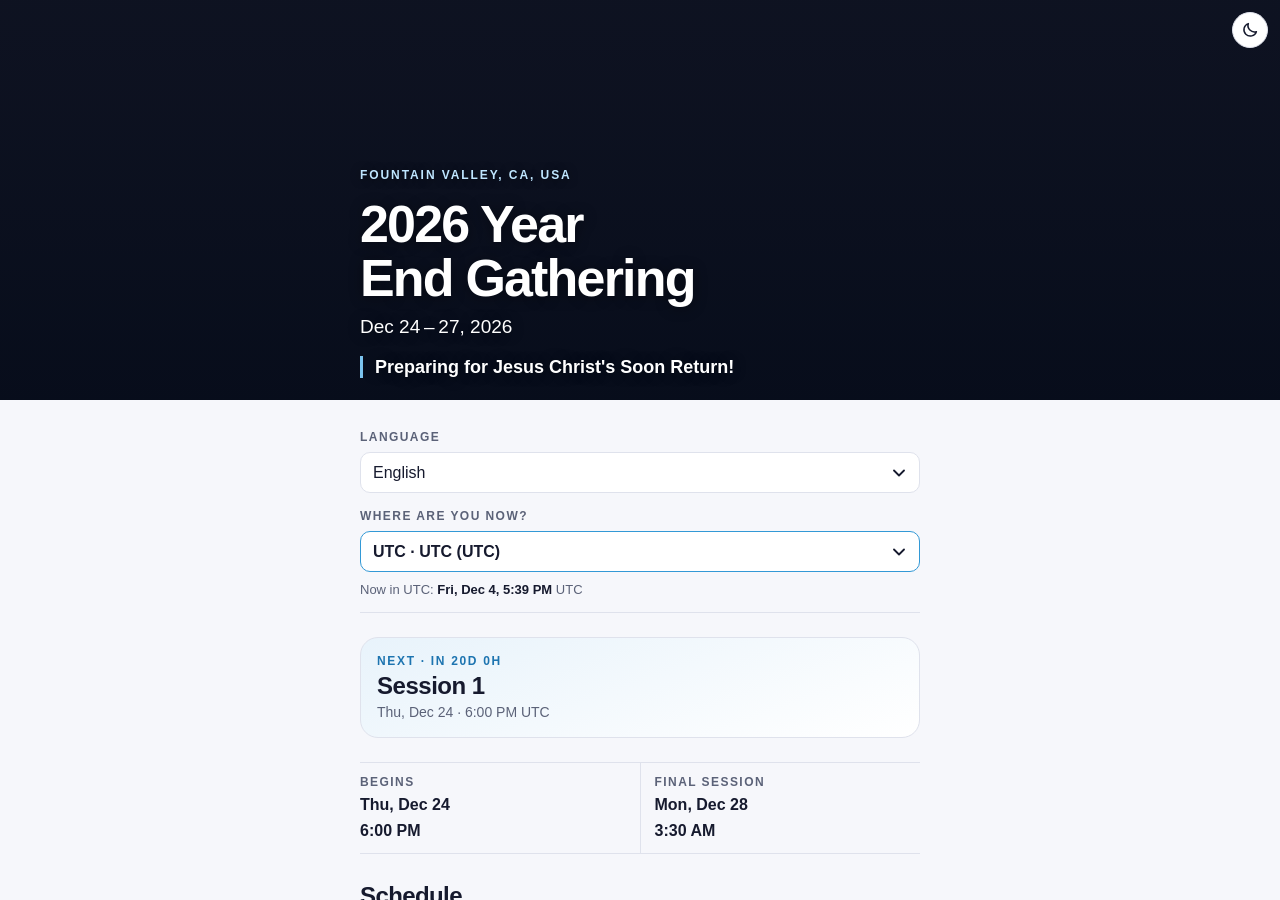
<file: index.html>
<!doctype html>
<html lang="en">
<head>
<meta charset="utf-8">
<meta name="viewport" content="width=device-width, initial-scale=1, viewport-fit=cover">
<!-- The site's root address forwards to the upcoming meeting's own page (/<yymmdd>/), listed in events.json.
     Older links to this address keep working; ?lang= and #zone are carried over. -->
<title>Fellowship Meetings</title>
<meta name="description" content="Meeting schedules in your time zone, with Zoom details.">
<meta property="og:title" content="Fellowship Meetings">
<meta property="og:description" content="Meeting schedules in your time zone, with Zoom details.">
<meta property="og:type" content="website">
<script src="assets/theme.js"></script>
<style>
:root { color-scheme: dark; --paper: #0f1322; --ink: #f2f3f8; --muted: #9ba2b8; --line: #262c43; }
:root[data-theme="light"] { color-scheme: light; --paper: #f6f7fb; --ink: #161a2e; --muted: #5b6278; --line: #dfe2ec; }
body { margin: 0; background: var(--paper); color: var(--ink); font: 15px/1.5 "Inter", "Helvetica Neue", Arial, sans-serif; padding: 24px 16px; }
main { max-width: 560px; margin: 0 auto; }
ul { list-style: none; margin: 0; padding: 0; border-top: 1px solid var(--line); }
li { border-bottom: 1px solid var(--line); }
a { display: block; padding: 12px 0; color: var(--ink); text-decoration: none; }
a small { display: block; color: var(--muted); }
p { color: var(--muted); }
</style>
</head>
<body>
<main>
  <p id="msg">Opening the meeting page…</p>
  <ul id="list"></ul>
</main>
<script>
const localDay = () => { const d = new Date(); return `${d.getFullYear()}-${String(d.getMonth() + 1).padStart(2, "0")}-${String(d.getDate()).padStart(2, "0")}`; };

fetch("events.json", { cache: "no-cache" })
  .then(r => r.json())
  .then(events => {
    events.sort((a, b) => a.start.localeCompare(b.start));
    // The first meeting that hasn't ended yet; after the last one ends, stay on the last one
    const today = localDay();
    const target = events.find(e => e.end >= today) || events[events.length - 1];
    if (!target) throw new Error("no events");
    location.replace(`${target.id}/${location.search}${location.hash}`);
  })
  .catch(() => {
    document.getElementById("msg").textContent = "Could not open the meeting page automatically. Choose a meeting:";
    fetch("events.json").then(r => r.json()).then(events => {
      document.getElementById("list").innerHTML = events.map(e =>
        `<li><a href="${e.id}/">${e.title}<small>${e.start} – ${e.end}</small></a></li>`).join("");
    }).catch(() => {});
  });
</script>
</body>
</html>
</file>
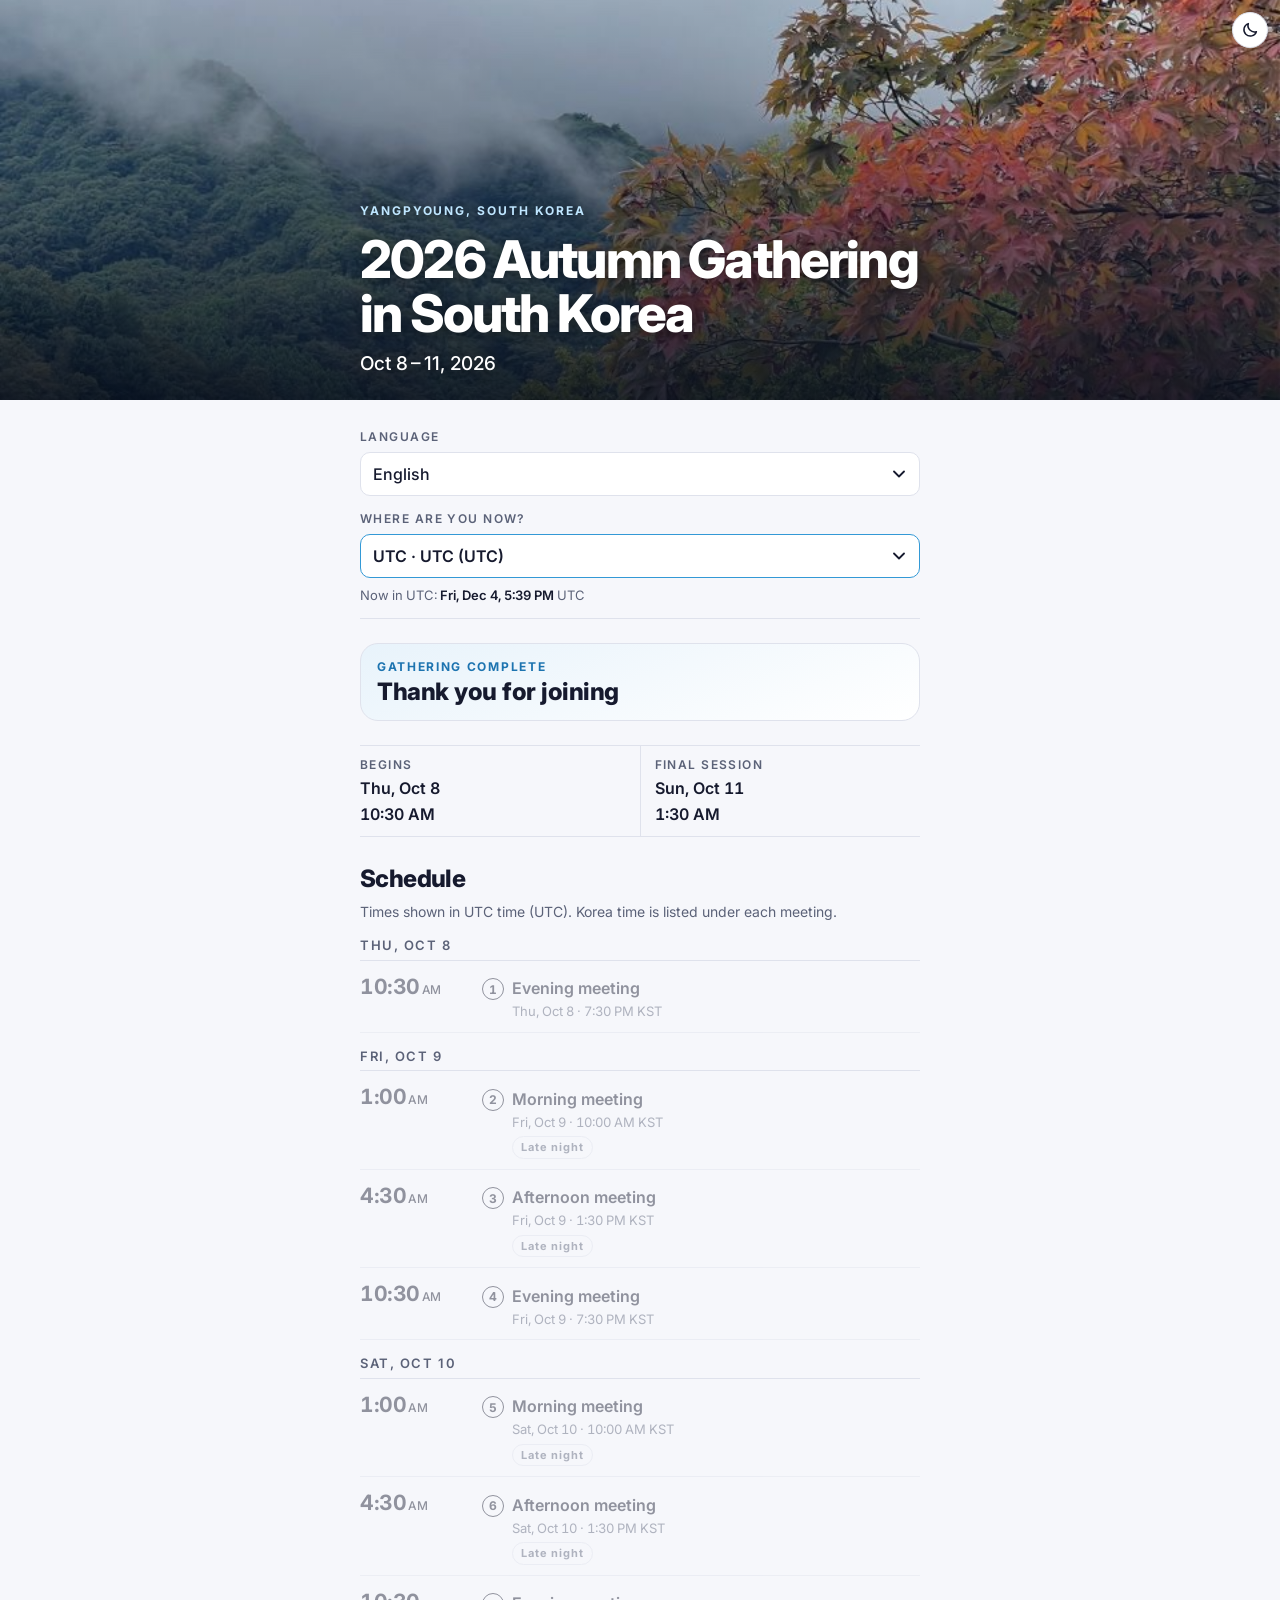
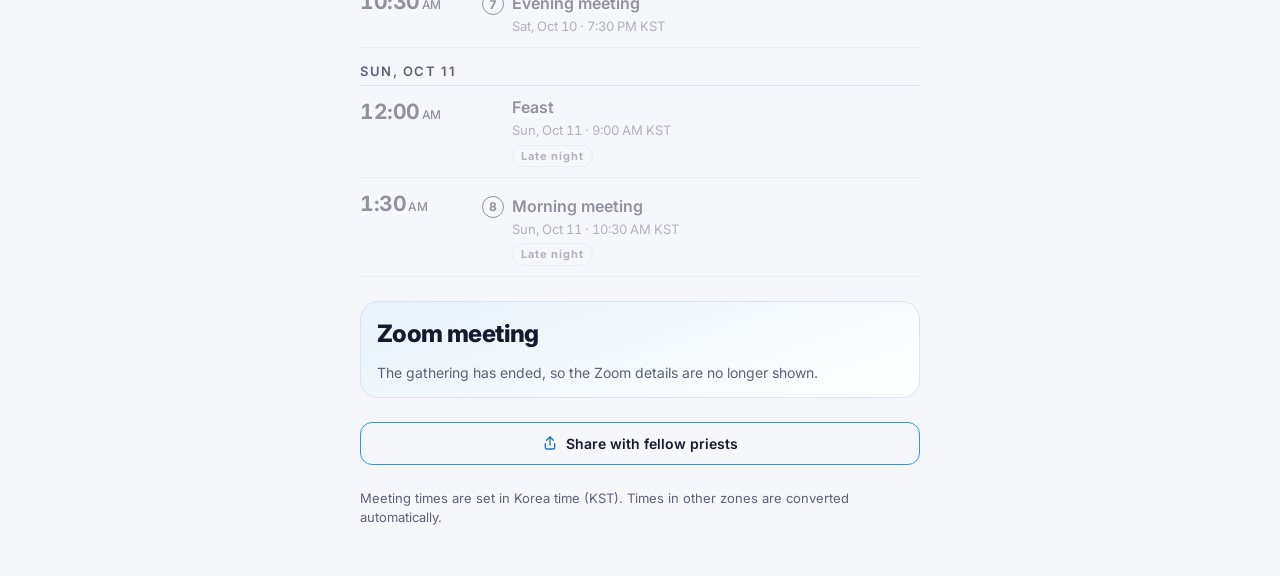
<file: 261008/index.html>
<!doctype html>
<html lang="en">
<head>
<meta charset="utf-8">
<meta name="viewport" content="width=device-width, initial-scale=1, viewport-fit=cover">
<!-- Meeting page. Content lives in event.json in this folder; layout and behaviour in ../assets/event.css and ../assets/event.js.
     The title and description below are what messengers show in link previews; the admin page rewrites them on every save. -->
<title>2026 Autumn Gathering in South Korea</title>
<meta name="description" content="Oct 8 – 11, 2026 · YangPyoung, South Korea. Schedule in your time zone and Zoom details.">
<meta property="og:title" content="2026 Autumn Gathering in South Korea">
<meta property="og:description" content="Oct 8 – 11, 2026 · YangPyoung, South Korea. Schedule in your time zone and Zoom details.">
<meta property="og:type" content="website">
<meta property="og:image" content="https://truman-ai.github.io/gathering-2026f-r9k2/261008/cover-20261116225208.jpg">
<meta name="twitter:card" content="summary_large_image">
<link rel="preconnect" href="https://fonts.googleapis.com">
<link rel="preconnect" href="https://fonts.gstatic.com" crossorigin>
<link rel="stylesheet" href="https://fonts.googleapis.com/css2?family=Inter:wght@400;500;600;700;800&display=swap">
<link rel="stylesheet" href="../assets/event.css">
</head>
<body>
<script src="../assets/event.js"></script>
</body>
</html>
</file>
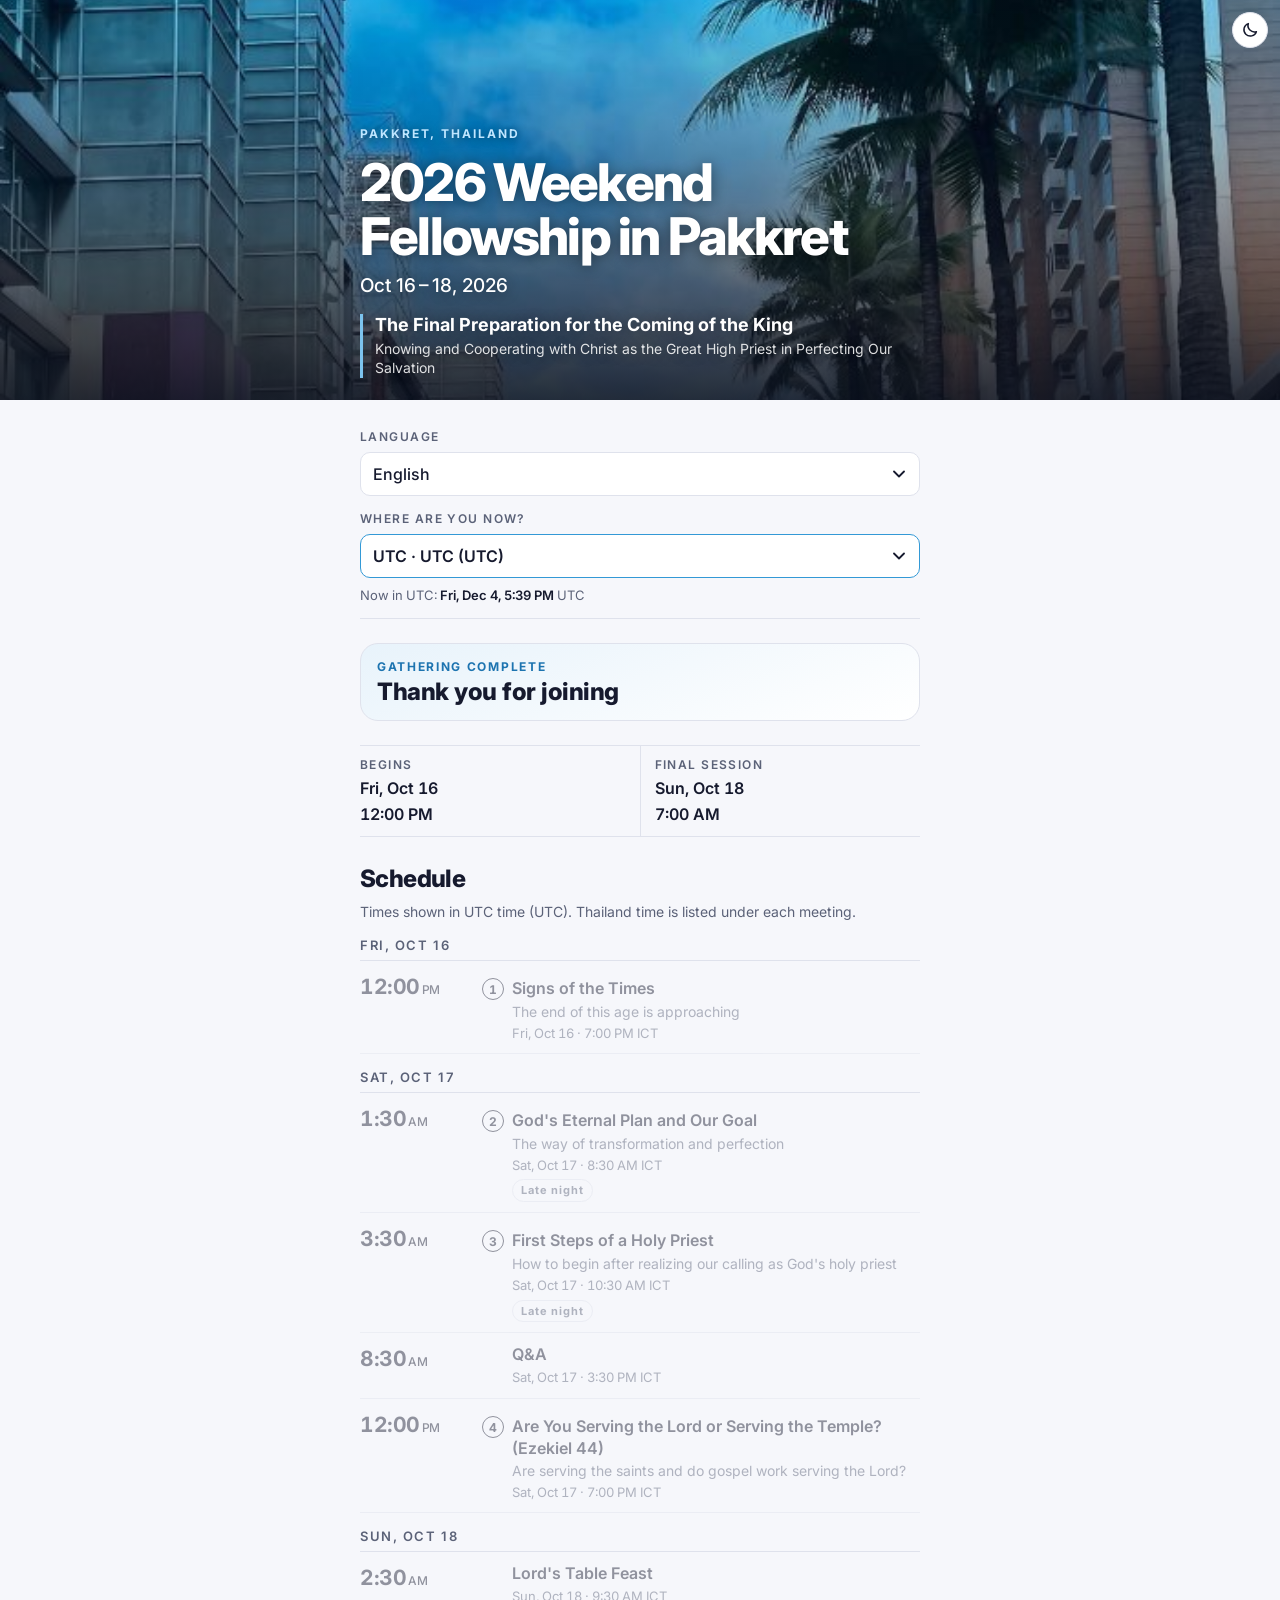
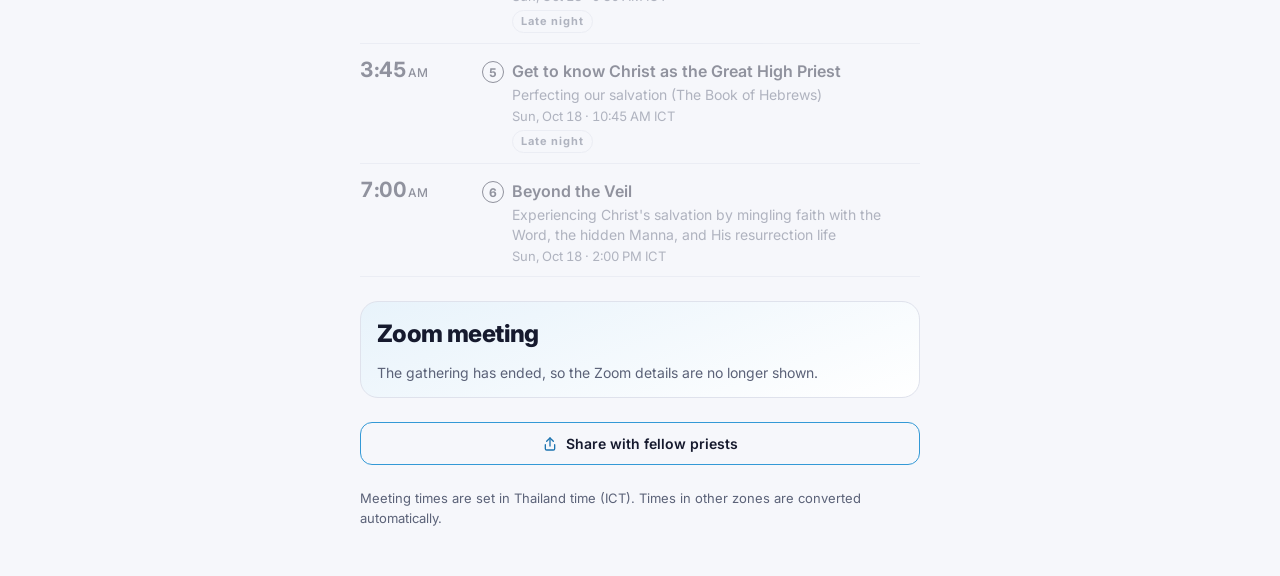
<file: 261016/index.html>
<!doctype html>
<html lang="en">
<head>
<meta charset="utf-8">
<meta name="viewport" content="width=device-width, initial-scale=1, viewport-fit=cover">
<!-- Meeting page. Content lives in event.json in this folder; layout and behaviour in ../assets/event.css and ../assets/event.js.
     The title and description below are what messengers show in link previews; the admin page rewrites them on every save. -->
<title>2026 Weekend Fellowship in Pakkret</title>
<meta name="description" content="Oct 16 – 18, 2026 · Pakkret, Thailand. Schedule in your time zone and Zoom details.">
<meta property="og:title" content="2026 Weekend Fellowship in Pakkret">
<meta property="og:description" content="Oct 16 – 18, 2026 · Pakkret, Thailand. Schedule in your time zone and Zoom details.">
<meta property="og:type" content="website">
<meta property="og:image" content="https://truman-ai.github.io/gathering-2026f-r9k2/261016/cover-20261116225100.jpg">
<meta name="twitter:card" content="summary_large_image">
<link rel="preconnect" href="https://fonts.googleapis.com">
<link rel="preconnect" href="https://fonts.gstatic.com" crossorigin>
<link rel="stylesheet" href="https://fonts.googleapis.com/css2?family=Inter:wght@400;500;600;700;800&display=swap">
<link rel="stylesheet" href="../assets/event.css">
</head>
<body>
<script src="../assets/event.js"></script>
</body>
</html>
</file>
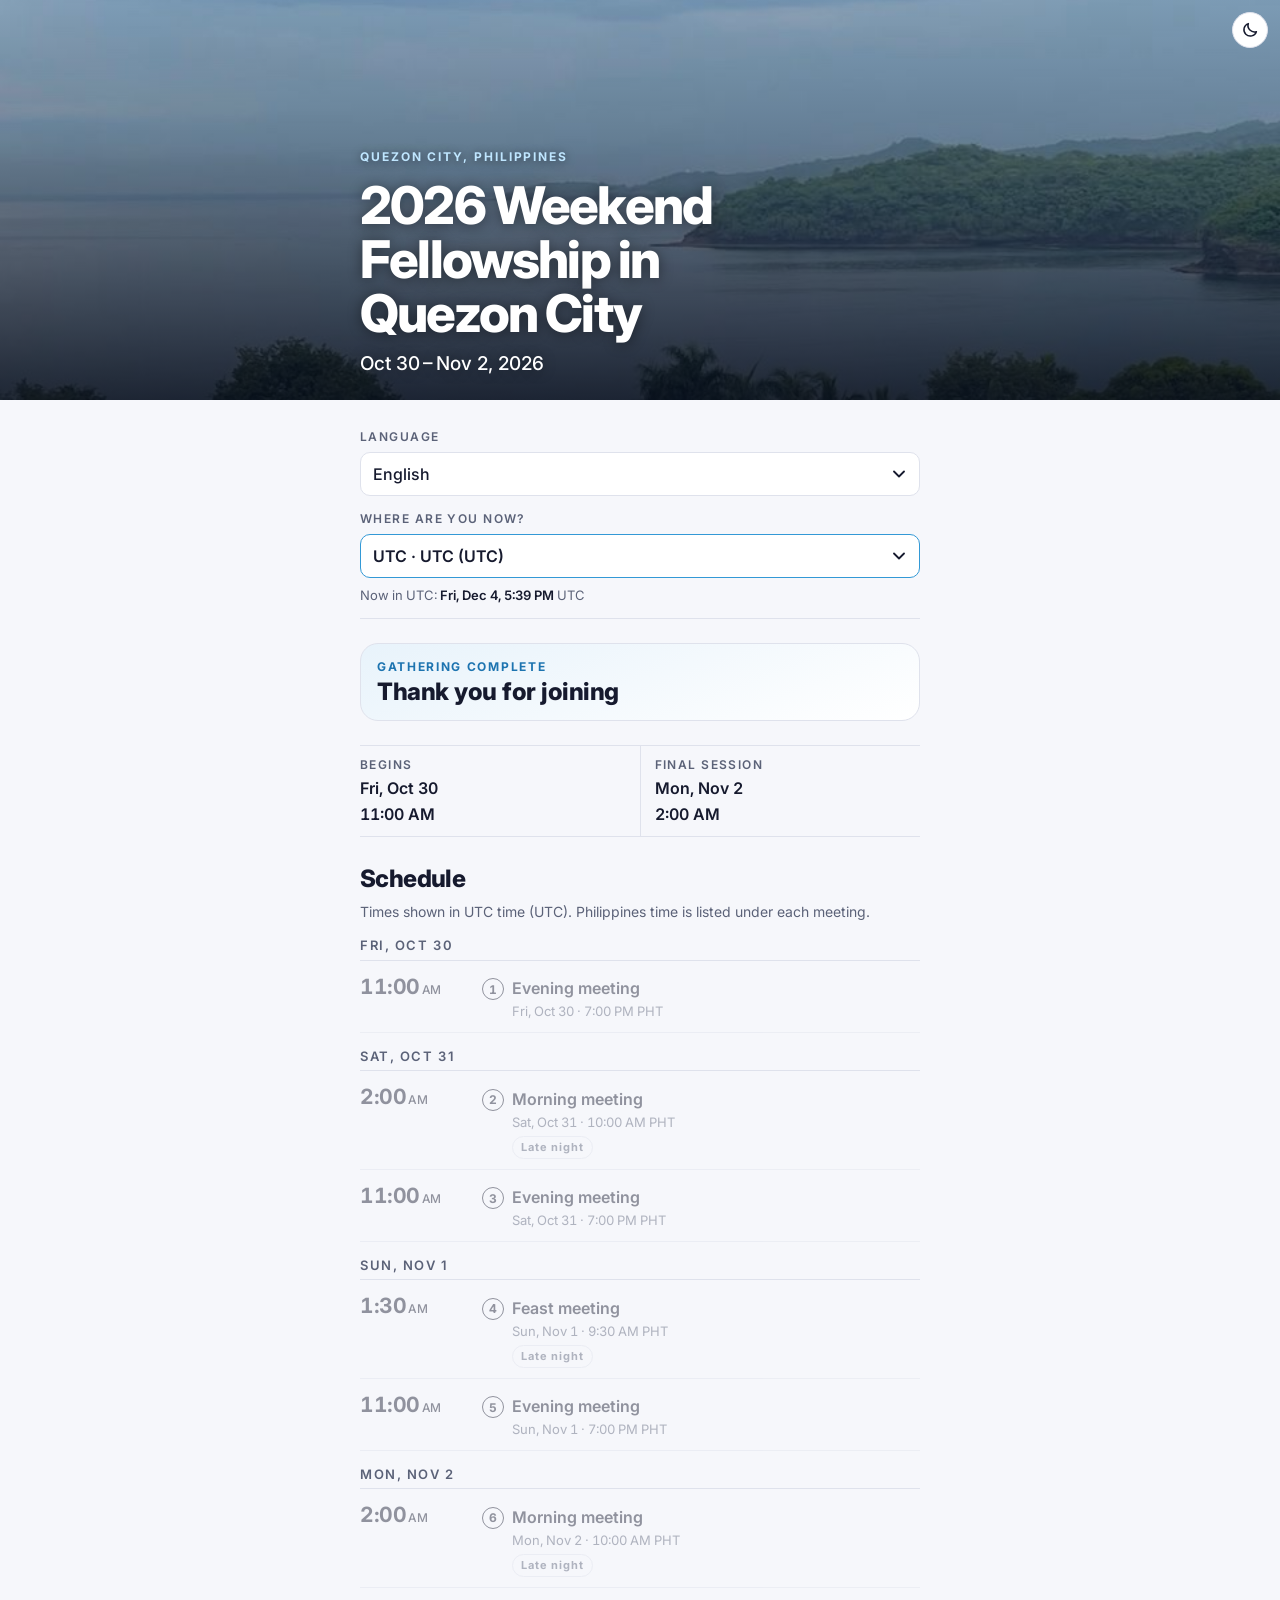
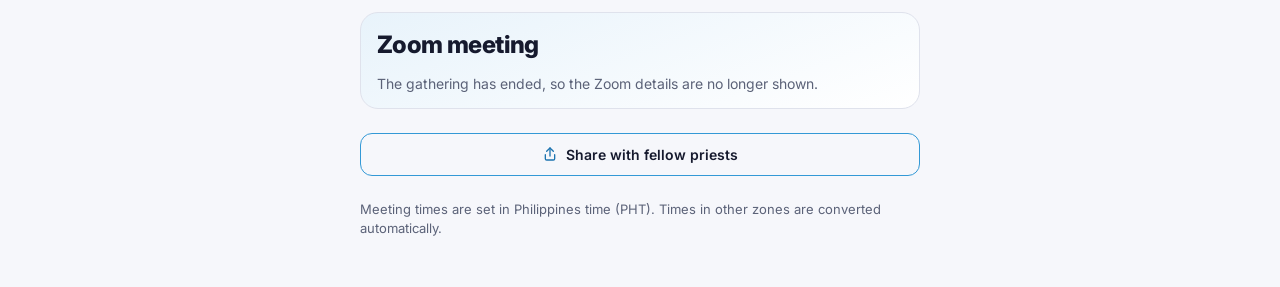
<file: 261030/index.html>
<!doctype html>
<html lang="en">
<head>
<meta charset="utf-8">
<meta name="viewport" content="width=device-width, initial-scale=1, viewport-fit=cover">
<!-- Meeting page. Content lives in event.json in this folder; layout and behaviour in ../assets/event.css and ../assets/event.js.
     The title and description below are what messengers show in link previews; the admin page rewrites them on every save. -->
<title>2026 Weekend Fellowship in Quezon City</title>
<meta name="description" content="Oct 30 – Nov 2, 2026 · Quezon City, Philippines. Schedule in your time zone and Zoom details.">
<meta property="og:title" content="2026 Weekend Fellowship in Quezon City">
<meta property="og:description" content="Oct 30 – Nov 2, 2026 · Quezon City, Philippines. Schedule in your time zone and Zoom details.">
<meta property="og:type" content="website">
<meta property="og:image" content="https://truman-ai.github.io/gathering-2026f-r9k2/261030/cover-20261116225027.jpg">
<meta name="twitter:card" content="summary_large_image">
<link rel="preconnect" href="https://fonts.googleapis.com">
<link rel="preconnect" href="https://fonts.gstatic.com" crossorigin>
<link rel="stylesheet" href="https://fonts.googleapis.com/css2?family=Inter:wght@400;500;600;700;800&display=swap">
<link rel="stylesheet" href="../assets/event.css">
</head>
<body>
<script src="../assets/event.js"></script>
</body>
</html>
</file>
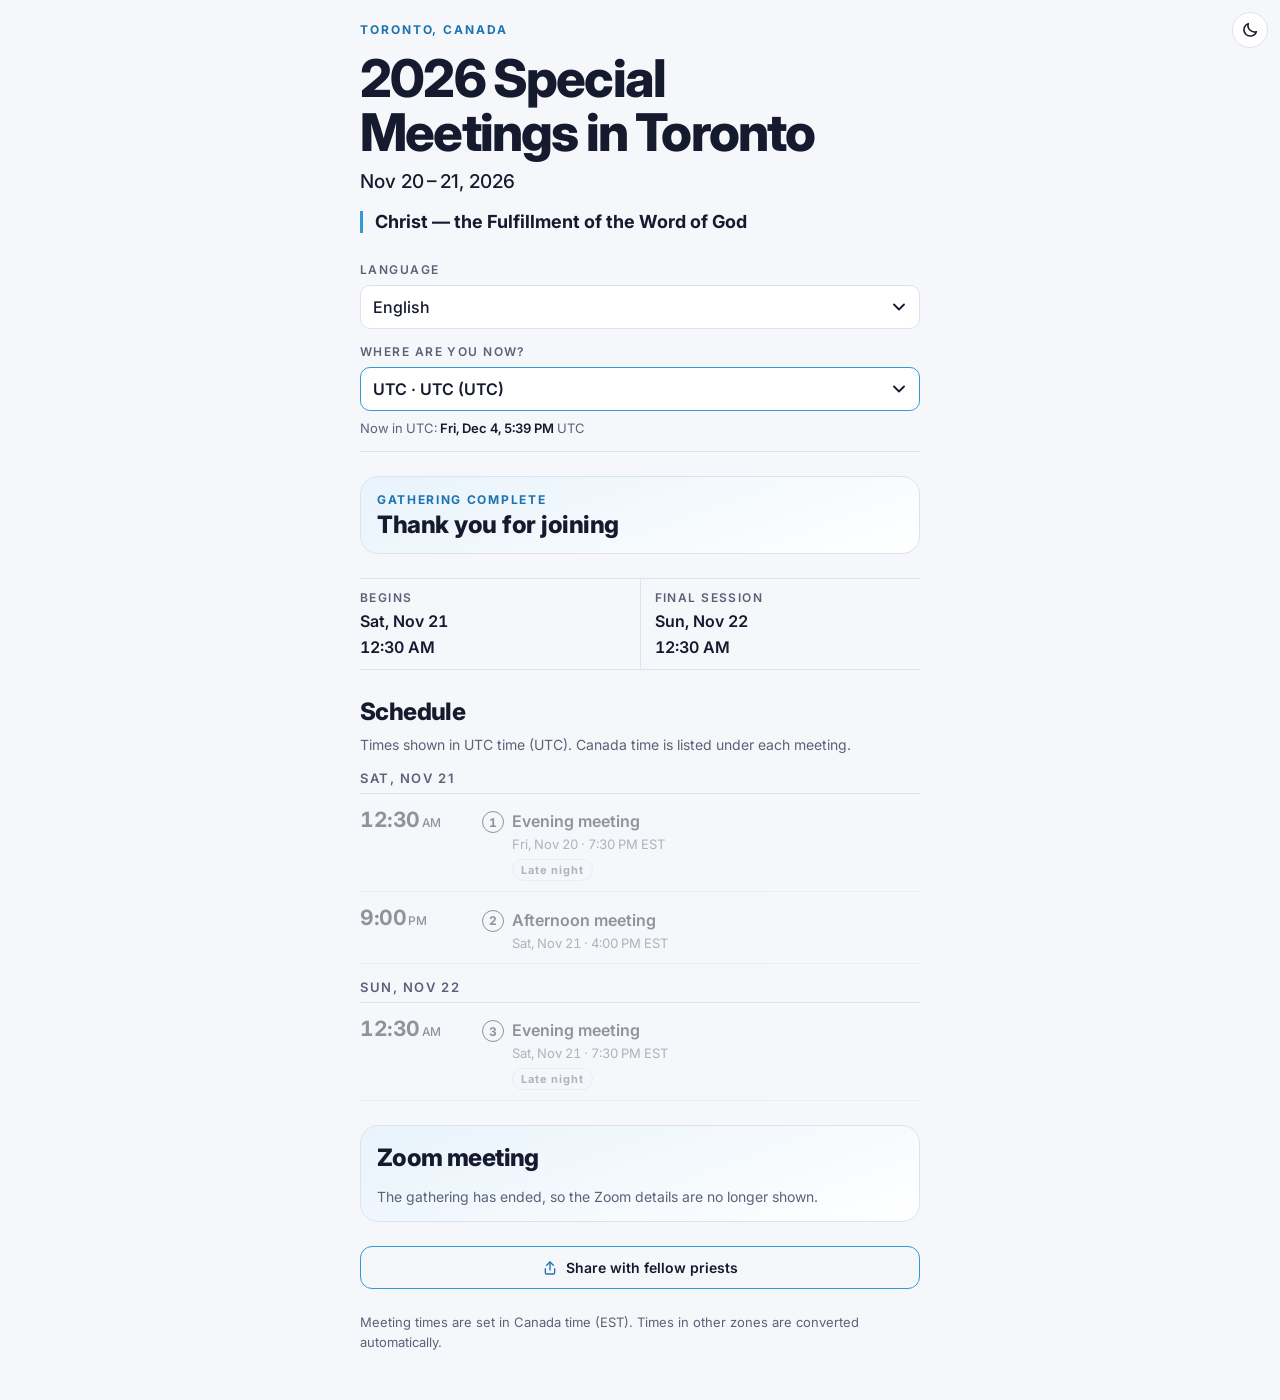
<file: 261120/index.html>
<!doctype html>
<html lang="en">
<head>
<meta charset="utf-8">
<meta name="viewport" content="width=device-width, initial-scale=1, viewport-fit=cover">
<!-- Meeting page. Content lives in event.json in this folder; layout and behaviour in ../assets/event.css and ../assets/event.js.
     The title and description below are what messengers show in link previews; the admin page rewrites them on every save. -->
<title>2026 Special Meetings in Toronto</title>
<meta name="description" content="Nov 20 – 21, 2026 · Toronto, Canada. Schedule in your time zone and Zoom details.">
<meta property="og:title" content="2026 Special Meetings in Toronto">
<meta property="og:description" content="Nov 20 – 21, 2026 · Toronto, Canada. Schedule in your time zone and Zoom details.">
<meta property="og:type" content="website">
<link rel="preconnect" href="https://fonts.googleapis.com">
<link rel="preconnect" href="https://fonts.gstatic.com" crossorigin>
<link rel="stylesheet" href="https://fonts.googleapis.com/css2?family=Inter:wght@400;500;600;700;800&display=swap">
<link rel="stylesheet" href="../assets/event.css">
</head>
<body>
<script src="../assets/event.js"></script>
</body>
</html>
</file>
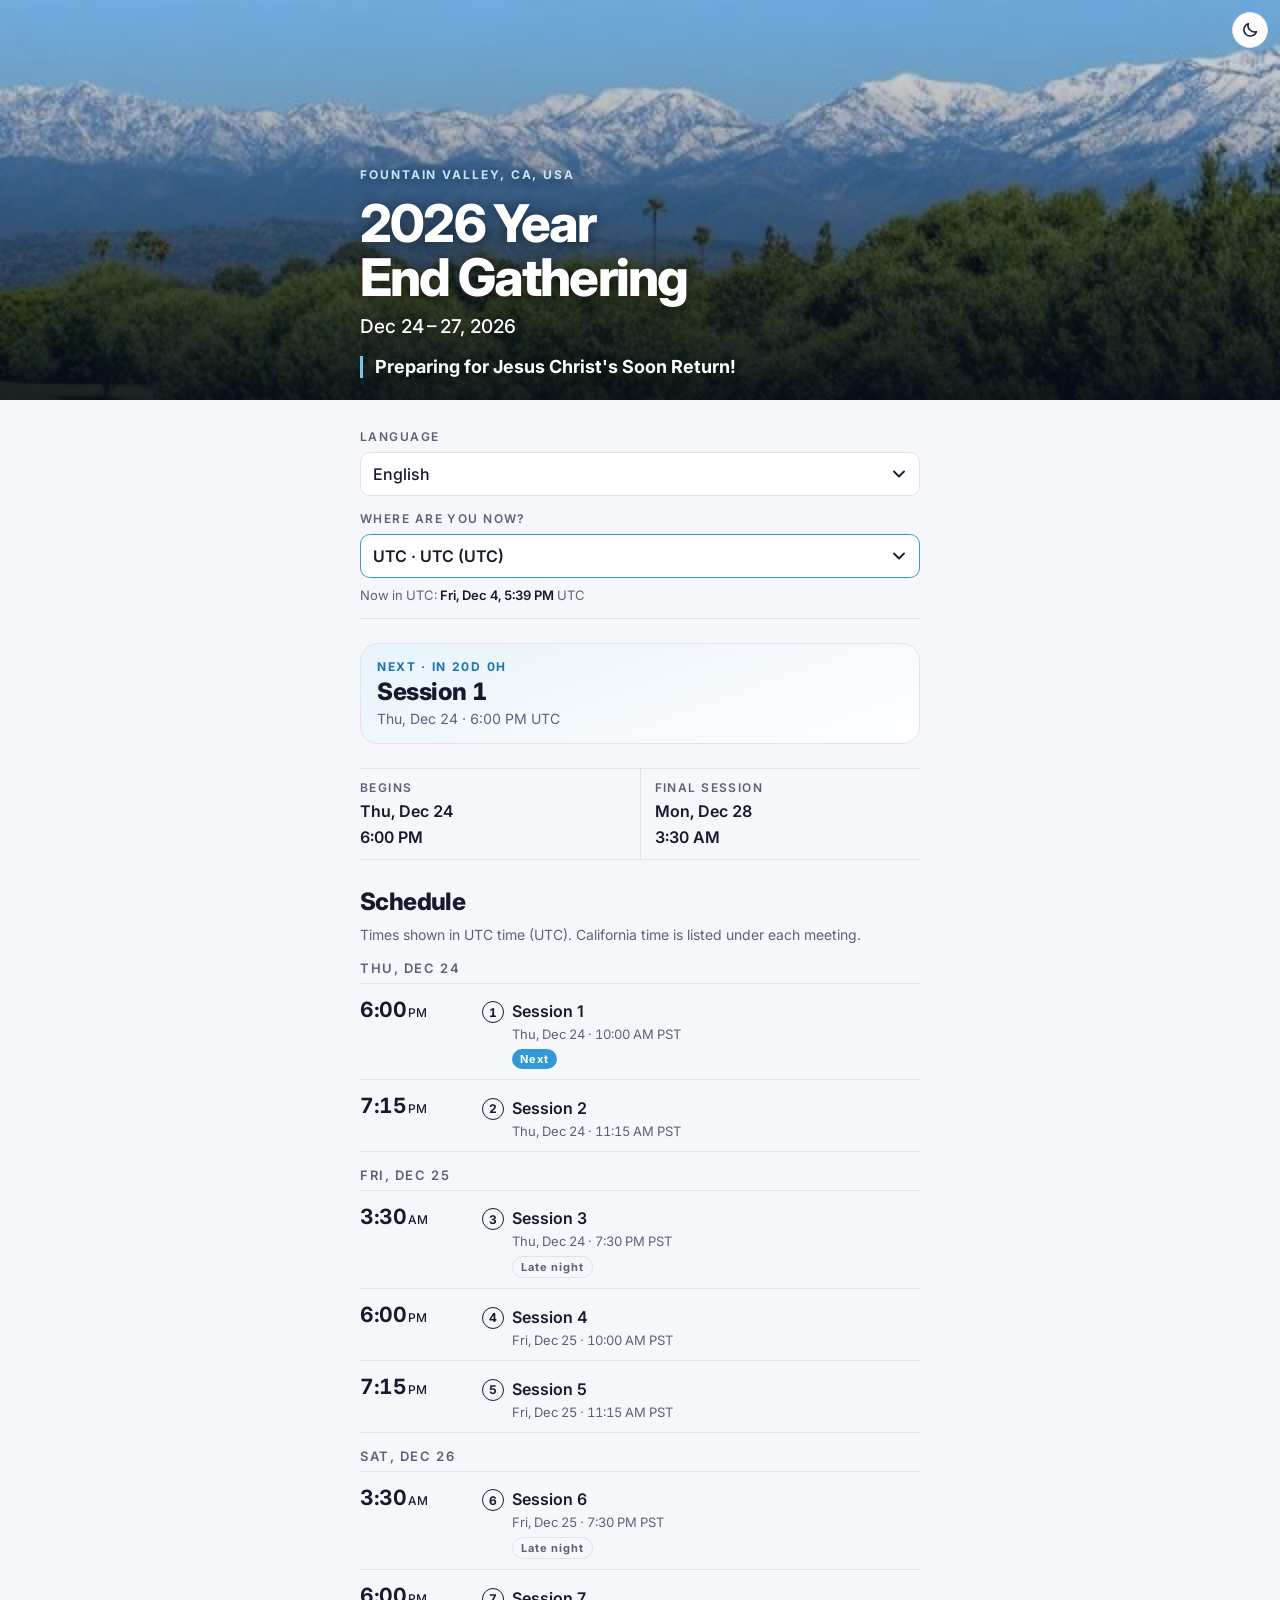
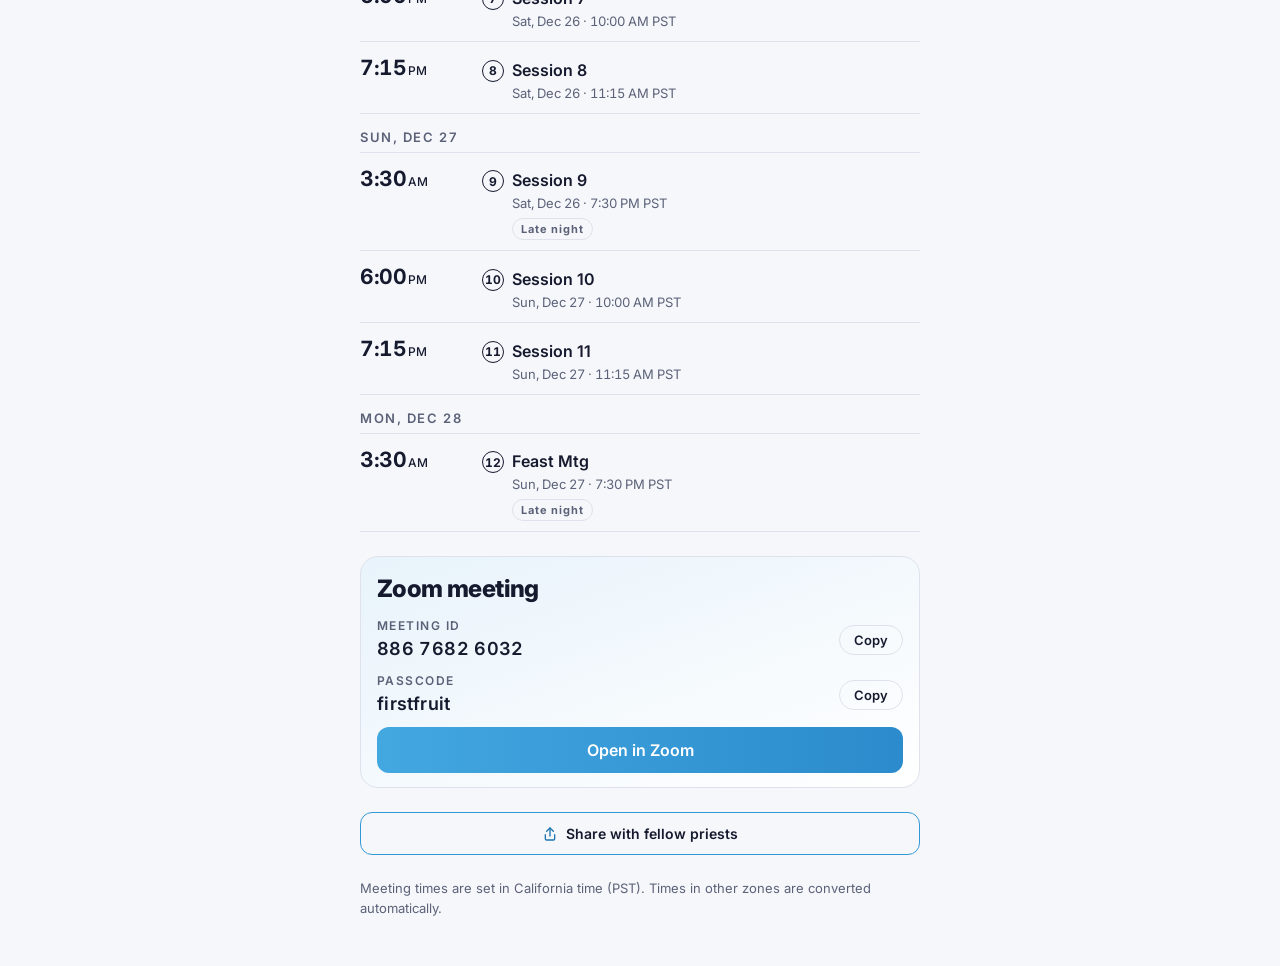
<file: 261224/index.html>
<!doctype html>
<html lang="en">
<head>
<meta charset="utf-8">
<meta name="viewport" content="width=device-width, initial-scale=1, viewport-fit=cover">
<!-- Meeting page. Content lives in event.json in this folder; layout and behaviour in ../assets/event.css and ../assets/event.js.
     The title and description below are what messengers show in link previews; the admin page rewrites them on every save. -->
<title>2026 Year End Gathering</title>
<meta name="description" content="Dec 24 – 27, 2026 · Fountain Valley, CA, USA. Schedule in your time zone and Zoom details.">
<meta property="og:title" content="2026 Year End Gathering">
<meta property="og:description" content="Dec 24 – 27, 2026 · Fountain Valley, CA, USA. Schedule in your time zone and Zoom details.">
<meta property="og:type" content="website">
<meta property="og:image" content="https://truman-ai.github.io/gathering-2026f-r9k2/261224/cover-20261123040121.jpg">
<meta name="twitter:card" content="summary_large_image">
<link rel="preconnect" href="https://fonts.googleapis.com">
<link rel="preconnect" href="https://fonts.gstatic.com" crossorigin>
<link rel="stylesheet" href="https://fonts.googleapis.com/css2?family=Inter:wght@400;500;600;700;800&display=swap">
<link rel="stylesheet" href="../assets/event.css">
</head>
<body>
<script src="../assets/event.js"></script>
</body>
</html>
</file>
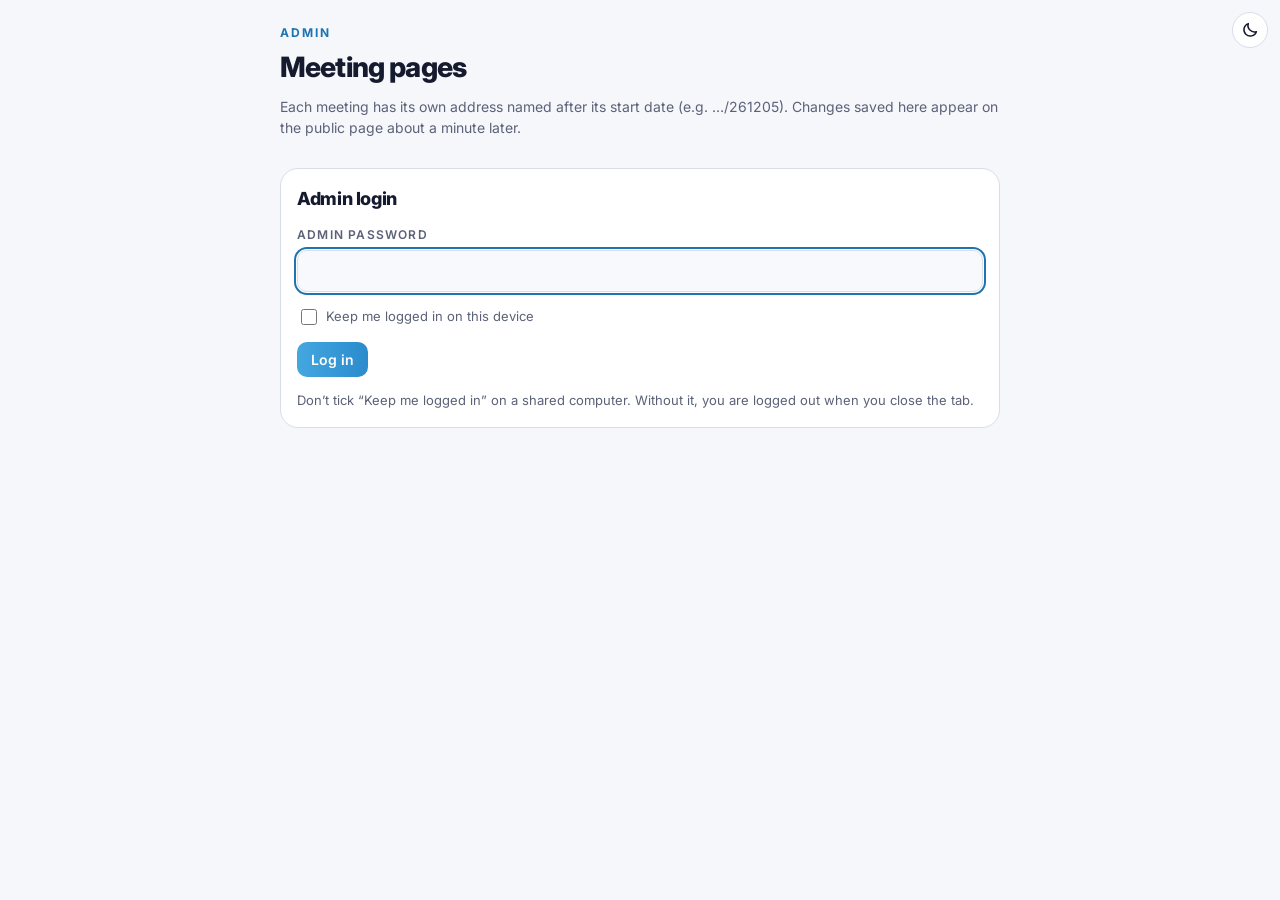
<file: admin.html>
<!doctype html>
<html lang="en">
<head>
<meta charset="utf-8">
<meta name="viewport" content="width=device-width, initial-scale=1, viewport-fit=cover">
<meta name="robots" content="noindex, nofollow">
<title>Meeting Page Admin</title>
<link rel="preconnect" href="https://fonts.googleapis.com">
<link rel="preconnect" href="https://fonts.gstatic.com" crossorigin>
<link rel="stylesheet" href="https://fonts.googleapis.com/css2?family=Inter:wght@400;500;600;700;800&display=swap">
<script src="assets/theme.js"></script>
<style>
/* Meeting page admin: create and edit /<yymmdd>/ meeting pages. Same palette as the public page; single column, sticky save bar. */
:root {
  --paper: #0f1322;
  --surface: #171c2e;
  --field: #11162a;
  --ink: #f2f3f8;
  --muted: #9ba2b8;
  --line: #262c43;
  --brand: #3399d6;
  --brand-grad: linear-gradient(90deg, #43a7e0, #2b8bcc);
  --on-brand: #ffffff;
  --accent: #7cc4ef;
  --warn: #f2b84b;
  --error: #ff7a7a;
  --ok: #5fd39a;
  --font: "Inter", "Helvetica Neue", Arial, sans-serif;
  --bar-bg: rgba(15, 19, 34, .94);
  color-scheme: dark;
}
/* Light mode (chosen with the top-right button; see assets/theme.js) */
:root[data-theme="light"] {
  color-scheme: light;
  --paper: #f6f7fb;
  --surface: #ffffff;
  --field: #f8f9fc;
  --ink: #161a2e;
  --muted: #5b6278;
  --line: #d9dcea;
  --accent: #1d74b0;
  --warn: #9a6200;
  --error: #c4373a;
  --ok: #1b8452;
  --bar-bg: rgba(246, 247, 251, .94);
}
* { box-sizing: border-box; }
html, body { overflow-x: hidden; }
body {
  margin: 0; background: var(--paper); color: var(--ink);
  font: 15px/1.5 var(--font); padding: 0 16px 120px;
}
[hidden] { display: none !important; }
.wrap, #app { max-width: 720px; margin: 0 auto; display: grid; gap: 20px; }
#app { width: 100%; }
header { padding-top: 24px; display: grid; gap: 4px; }
.kicker { font-size: 12px; font-weight: 700; letter-spacing: .16em; text-transform: uppercase; color: var(--accent); }
h1 { margin: 0; font-size: 28px; font-weight: 800; letter-spacing: -.03em; }
header p { margin: 4px 0 0; color: var(--muted); font-size: 14px; }
header a { color: var(--accent); }

.card { background: var(--surface); border: 1px solid var(--line); border-radius: 18px; padding: 16px; display: grid; gap: 14px; min-width: 0; }
.card > h2 { margin: 0; font-size: 18px; font-weight: 800; letter-spacing: -.02em; display: flex; align-items: center; gap: 10px; }
.card > h2 .step { display: inline-grid; place-items: center; width: 24px; height: 24px; border-radius: 50%; background: var(--brand); color: var(--on-brand); font-size: 12px; }
.hint { color: var(--muted); font-size: 13px; margin: -6px 0 0; }
.field { display: grid; gap: 6px; min-width: 0; }
.field > label, .lbl { font-size: 12px; font-weight: 600; letter-spacing: .1em; text-transform: uppercase; color: var(--muted); }
.row { display: grid; grid-template-columns: repeat(auto-fit, minmax(180px, 1fr)); gap: 12px; }
input[type=text], input[type=password], input[type=date], input[type=time], input[type=url], input[type=number], select, textarea {
  width: 100%; min-width: 0; font: 16px var(--font); color: var(--ink);
  background: var(--field); border: 1px solid var(--line); border-radius: 10px; padding: 10px 12px;
}
textarea { resize: vertical; min-height: 44px; line-height: 1.4; }
input:focus-visible, textarea:focus-visible, button:focus-visible, summary:focus-visible { outline: 2px solid var(--accent); outline-offset: 1px; }
input:disabled, textarea:disabled { opacity: .45; }
input.invalid, textarea.invalid { border-color: var(--error); }
.check { display: inline-flex; align-items: center; gap: 6px; font-size: 13px; color: var(--muted); cursor: pointer; user-select: none; }
.check input { width: 16px; height: 16px; accent-color: var(--brand); }

/* Text field: label (+ optional "None" checkbox) and the English input */
.tr { display: grid; gap: 6px; min-width: 0; }
.tr-head { display: flex; justify-content: space-between; align-items: center; gap: 8px; flex-wrap: wrap; }

/* Sessions */
.sessions { display: grid; gap: 12px; }
.session { border: 1px solid var(--line); border-radius: 14px; padding: 12px; display: grid; gap: 12px; background: var(--field); }
.session-head { display: flex; align-items: center; justify-content: space-between; gap: 8px; flex-wrap: wrap; }
.session-head b { font-weight: 800; }
.session .row { grid-template-columns: repeat(auto-fit, minmax(140px, 1fr)); }

button { font: 600 14px var(--font); cursor: pointer; border-radius: 10px; }
.btn { color: var(--ink); background: transparent; border: 1px solid var(--line); padding: 9px 14px; }
.btn.brand { color: var(--on-brand); background: var(--brand-grad); border: 0; }
.btn.outline { border-color: var(--brand); }
.btn.danger { color: var(--error); border-color: transparent; padding-inline: 8px; }
.btn:disabled { opacity: .5; cursor: default; }
.actions { display: flex; flex-wrap: wrap; gap: 8px; align-items: center; }

.saved-key { font-size: 13px; color: var(--ok); }
/* Artwork: preview of the photo behind the page title, darkened like on the public page */
.art {
  aspect-ratio: 16 / 7; border-radius: 14px; overflow: hidden; border: 1px solid var(--line);
  background: var(--field) center 55% / cover no-repeat; display: grid; align-content: end; gap: 2px; padding: 14px 16px; color: #fff;
}
.art b { font-size: clamp(18px, 4.5vw, 26px); font-weight: 800; letter-spacing: -.03em; line-height: 1.1; text-shadow: 0 1px 12px rgba(0, 0, 0, .45); }
.art small { font-size: 11px; font-weight: 700; letter-spacing: .14em; text-transform: uppercase; color: #bfe6ff; text-shadow: 0 1px 8px rgba(0, 0, 0, .5); }
.art.empty { align-content: center; justify-items: center; color: var(--muted); border-style: dashed; font-size: 14px; }
.newbox { border: 1px dashed var(--brand); border-radius: 14px; padding: 14px; display: grid; gap: 12px; }
.url-preview { font-size: 14px; color: var(--muted); }
.url-preview b { color: var(--ink); font-weight: 700; word-break: break-all; }
.banner { font-size: 13px; color: var(--warn); }
.note { font-size: 13px; color: var(--muted); line-height: 1.55; }
.note ol { margin: 4px 0 0; padding-left: 18px; }
.note a { color: var(--accent); }

/* Bottom bar */
.bar {
  position: fixed; left: 0; right: 0; bottom: 0; z-index: 5;
  background: var(--bar-bg); border-top: 1px solid var(--line);
  padding: 12px 16px calc(12px + env(safe-area-inset-bottom, 0px));
}
.bar .inner { max-width: 720px; margin: 0 auto; display: flex; gap: 12px; align-items: center; justify-content: space-between; flex-wrap: wrap; }
.status { font-size: 13px; color: var(--muted); min-width: 0; flex: 1 1 220px; }
.status.error { color: var(--error); }
.status.ok { color: var(--ok); }
.status.busy { color: var(--accent); }
</style>
</head>
<body>

<div class="wrap">
  <header>
    <div class="kicker">Admin</div>
    <h1>Meeting pages</h1>
    <p>Each meeting has its own address named after its start date (e.g. …/261205). Changes saved here appear on the public page about a minute later.</p>
    <div class="actions" style="margin-top:6px"><button class="btn" type="button" id="logoutBtn" hidden>Log out</button></div>
  </header>

  <form class="card" id="login" hidden>
    <h2>Admin login</h2>
    <div class="field">
      <label for="pass">Admin password</label>
      <input type="password" id="pass" autocomplete="current-password" required>
    </div>
    <label class="check"><input type="checkbox" id="remember"> Keep me logged in on this device</label>
    <div class="actions">
      <button class="btn brand" type="submit" id="loginBtn">Log in</button>
      <span class="status" id="loginMsg" role="status" aria-live="polite"></span>
    </div>
    <p class="hint" style="margin:0">Don’t tick “Keep me logged in” on a shared computer. Without it, you are logged out when you close the tab.</p>
  </form>

  <div id="app" hidden>
  <section class="card">
    <h2>Meeting</h2>
    <div class="actions">
      <select id="eventSelect" style="flex:1 1 260px;font-weight:600"></select>
      <button class="btn outline" type="button" id="newBtn">+ New meeting</button>
    </div>
    <a id="eventLink" class="note" target="_blank" rel="noopener"></a>
    <p class="banner" id="newBanner" hidden></p>
    <div class="newbox" id="newBox" hidden>
      <div class="row">
        <div class="field"><label for="newStart">Start date</label><input type="date" id="newStart"></div>
      </div>
      <p class="url-preview" id="newUrl">Pick a start date to set the address.</p>
      <p class="hint" style="margin:0">A new meeting starts empty with one session. Use “+ Add session” for more.</p>
      <div class="actions">
        <button class="btn brand" type="button" id="createBtn">Create</button>
        <button class="btn" type="button" id="cancelNew">Cancel</button>
      </div>
    </div>
  </section>

  <div id="form" hidden></div>
  </div>
</div>

<div class="bar" id="bar" hidden>
  <div class="inner">
    <div class="status" id="status" role="status" aria-live="polite">Loading…</div>
    <div class="actions">
      <button class="btn brand" type="button" id="saveBtn">Save &amp; publish</button>
    </div>
  </div>
</div>

<script>
// The Google Apps Script web app that checks the admin password, then reads/saves on GitHub.
// The GitHub token lives only there (script properties); this page only ever holds the password.
const GATE = "https://script.google.com/macros/s/AKfycbwBWvXUDPOHOFhGkXh8YnV0qycKSw7dRSSCuzc1KF-YBdZ9aSo4wL0-jXChq-abliZx3g/exec";
const SITE = "https://truman-ai.github.io/gathering-2026f-r9k2/";
// Each meeting lives in its own folder named after its start date (/<yymmdd>/), listed in events.json.
// ?e=<yymmdd> picks one, else the upcoming one.
let eventId = null, events = [], isNew = false;
// Translations into the other page languages are added later outside this page (with Claude Code).
// Language codes the public page knows, so an English edit can drop that field's now-outdated translations.
const LANGS = ["th", "my", "vi", "fil", "zh", "ko", "de"];
// Time zones offered first; any other IANA zone can be typed in
// Host places offered first; "Other…" opens the full list of time zones
const HOST_PLACES = [
  ["Fountain Valley, California, USA", "America/Los_Angeles"],
  ["Stuttgart, Germany", "Europe/Berlin"],
  ["Toronto, Canada", "America/Toronto"],
  ["Quezon City, Philippines", "Asia/Manila"],
  ["Chuncheon, South Korea", "Asia/Seoul"],
  ["Pak Kret, Thailand", "Asia/Bangkok"],
];

// The password is kept for this tab only (sessionStorage), or on this device if "Keep me logged in" was ticked
const PASS_KEY = "admin.pass";
const pass = {
  get() { try { return sessionStorage.getItem(PASS_KEY) || localStorage.getItem(PASS_KEY) || ""; } catch (e) { return ""; } },
  set(v, remember) { try { (remember ? localStorage : sessionStorage).setItem(PASS_KEY, v); } catch (e) {} },
  clear() { try { sessionStorage.removeItem(PASS_KEY); localStorage.removeItem(PASS_KEY); } catch (e) {} },
};

let ev = null, sha = null, dirty = false;
// Artwork picked but not saved yet (a JPEG data: URL, already shrunk), and a local copy of the last one
// shown so the preview doesn't wait for the public site to update
let coverUpload = null, coverPreview = null;

// One call to the gate. A wrong/expired password sends us back to the login screen.
async function api(action, data = {}, password = pass.get()) {
  if (!GATE) throw new Error("The admin server (Apps Script) address is not set yet.");
  let r;
  try {
    // text/plain body keeps this a "simple" request, which Apps Script accepts from another site
    r = await fetch(GATE, { method: "POST", body: JSON.stringify({ action, pass: password, ...data }) });
  } catch (e) {
    throw new Error("Could not reach the admin server. Check your internet connection.");
  }
  let j;
  try { j = await r.json(); } catch (e) { throw new Error(`Could not read the admin server’s reply (${r.status}).`); }
  if (!j.ok) {
    const err = new Error(j.message || "The request failed.");
    err.code = j.error;
    if ((j.error === "badpass" || j.error === "locked") && action !== "login") showLogin(j.message);
    throw err;
  }
  return j;
}
const readEvent = id => api("read", { id }).then(j => j.text == null ? null : { text: j.text, sha: j.sha });

const today = () => { const d = new Date(); return `${d.getFullYear()}-${String(d.getMonth() + 1).padStart(2, "0")}-${String(d.getDate()).padStart(2, "0")}`; };
// 2026-12-05 → 261205; a second meeting starting the same day gets 261205-2
function idFor(start) {
  const base = start.slice(2).replace(/-/g, "");
  let id = base, n = 2;
  while (events.some(e => e.id === id)) id = `${base}-${n++}`;
  return id;
}
const firstLast = e => {
  const ds = (e.sessions || []).map(s => s.date).filter(Boolean).sort();
  return { start: e.dates.start || ds[0] || "", end: e.dates.end || ds[ds.length - 1] || e.dates.start || "" };
};
const markedNone = new WeakSet(); // fields set to "None" (empty on purpose)

// ---------- small DOM helper ----------
function h(tag, attrs = {}, ...kids) {
  const el = document.createElement(tag);
  for (const [k, v] of Object.entries(attrs)) {
    if (k.startsWith("on")) el.addEventListener(k.slice(2), v);
    else if (k === "class") el.className = v;
    else if (v === true) el.setAttribute(k, "");
    else if (v !== false && v != null) el.setAttribute(k, v);
  }
  kids.flat().forEach(c => c != null && el.append(c));
  return el;
}

function setStatus(msg, kind = "") {
  const el = document.getElementById("status");
  el.textContent = msg; el.className = "status " + kind;
}
function markDirty() { dirty = true; setStatus("You have unsaved changes."); }
window.addEventListener("beforeunload", e => { if (dirty) { e.preventDefault(); e.returnValue = ""; } });

// ---------- login ----------
function showLogin(msg = "") {
  pass.clear();
  document.getElementById("app").hidden = true;
  document.getElementById("bar").hidden = true;
  document.getElementById("logoutBtn").hidden = true;
  document.getElementById("login").hidden = false;
  const m = document.getElementById("loginMsg");
  m.textContent = msg; m.className = "status" + (msg ? " error" : "");
  document.getElementById("pass").focus();
}
document.getElementById("login").addEventListener("submit", async e => {
  e.preventDefault();
  const input = document.getElementById("pass"), btn = document.getElementById("loginBtn"), m = document.getElementById("loginMsg");
  if (!input.value) return;
  btn.disabled = true; m.textContent = "Checking…"; m.className = "status busy";
  try {
    const j = await api("login", {}, input.value);
    pass.set(input.value, document.getElementById("remember").checked);
    input.value = "";
    enter(j);
  } catch (err) {
    m.textContent = err.message; m.className = "status error";
  } finally {
    btn.disabled = false;
  }
});
document.getElementById("logoutBtn").addEventListener("click", () => {
  if (dirty && !confirm("You have unsaved changes. Log out anyway?")) return;
  dirty = false;
  pass.clear();
  location.href = location.pathname;
});

function enter(info) {
  document.getElementById("login").hidden = true;
  document.getElementById("app").hidden = false;
  document.getElementById("bar").hidden = false;
  document.getElementById("logoutBtn").hidden = false;
  pickEvent()
    .then(() => eventId ? load() : setStatus("No meetings yet. Start with “+ New meeting”.", ""))
    .catch(e => setStatus(e.message || "Could not load the list of meetings.", "error"));
}

// ---------- loading ----------
async function load() {
  setStatus("Loading…", "busy");
  try {
    // Read straight from GitHub (through the gate), so we edit the latest version; the public site can lag a minute
    const f = await readEvent(eventId);
    if (!f) throw new Error(`${eventId}/event.json does not exist.`);
    ev = JSON.parse(f.text); sha = f.sha;
  } catch (e) {
    setStatus(e.message, "error"); return;
  }
  normalize(ev);
  coverUpload = null; coverPreview = null;
  renderForm();
  dirty = false;
  setStatus("Loaded the latest version.", "ok");
}

function normalizeShape(e) {
  e.title ??= ""; e.place ??= {}; e.theme ??= {}; e.themeSub ??= {};
  e.dates ??= { start: "", end: "" }; e.sessions ??= [];
}
function normalize(e) {
  e.title ??= ""; e.place ??= {}; e.theme ??= {}; e.themeSub ??= {};
  e.hostTz ??= "Asia/Bangkok"; delete e.hostAbbr; // the page works the abbreviation out itself
  e.dates ??= { start: "", end: "" };
  e.sessions ??= []; e.zoom ??= { id: "", passcode: "", link: "" };
  e.sessions.forEach(s => { s.title ??= {}; s.topic ??= {}; s.numbered ??= true; });
  e.dates.start ??= ""; e.dates.end ??= "";
  [e.theme, e.themeSub, ...e.sessions.map(s => s.title)].forEach(o => { if (!Object.keys(o).length) markedNone.add(o); });
  sortSessions();
}
const sortSessions = () => ev.sessions.sort((a, b) => (a.date + a.time).localeCompare(b.date + b.time));

// ---------- text field (English only) ----------
// obj holds { en, th, my, … }. Only English is edited here; when it changes, that field's translations
// are dropped so other-language pages show the new English until it is translated again.
function trField(obj, label, { multiline = false, placeholder = "", noneLabel = null } = {}) {
  const oninput = e => {
    const v = e.target.value;
    if (v.trim()) obj.en = v; else delete obj.en;
    LANGS.forEach(l => delete obj[l]);
    markDirty();
  };
  const en = multiline ? h("textarea", { rows: 2, placeholder, oninput }) : h("input", { type: "text", placeholder, oninput });
  en.value = obj.en || "";
  const box = h("div", { class: "tr" }, h("div", { class: "tr-head" }, h("span", { class: "lbl" }, label)), en);
  box.refresh = () => { en.value = obj.en || ""; };
  // Locks the text input only; the "None" checkbox sits in the same box and must stay clickable
  box.setDisabled = off => box.querySelectorAll("input:not([type=checkbox]), textarea").forEach(i => i.disabled = off);
  if (noneLabel) box.firstChild.append(noneToggle(obj, box, noneLabel));
  fields.push({ obj, box });
  return box;
}
let fields = [];

// "None" checkbox: clears the field and locks it until unchecked
function noneToggle(obj, box, label = "None") {
  const cb = h("input", { type: "checkbox", checked: marked(obj) });
  let kept = null; // what was there before ticking "None", so unticking brings it back
  cb.addEventListener("change", () => {
    if (cb.checked) {
      kept = { ...obj };
      Object.keys(obj).forEach(k => delete obj[k]); markedNone.add(obj);
    } else {
      markedNone.delete(obj);
      if (kept && !Object.keys(obj).length) Object.assign(obj, kept);
      kept = null;
    }
    box.refresh(); box.setDisabled(cb.checked); markDirty();
  });
  box.setDisabled(cb.checked);
  return h("label", { class: "check" }, cb, label);
}
const marked = obj => markedNone.has(obj);

// Session start times in 15-minute steps, shown as "7:00 PM" and stored as "19:00".
// A time saved earlier that is off the 15-minute grid stays in the list so it isn't lost.
const QUARTERS = Array.from({ length: 96 }, (_, i) => `${String(Math.floor(i / 4)).padStart(2, "0")}:${String(i % 4 * 15).padStart(2, "0")}`);
const clock12 = t => { const [hh, mm] = t.split(":").map(Number); return `${hh % 12 || 12}:${String(mm).padStart(2, "0")} ${hh < 12 ? "AM" : "PM"}`; };
function timeSelect(value, onchange) {
  const times = value && !QUARTERS.includes(value) ? [...QUARTERS, value].sort() : QUARTERS;
  const sel = h("select", { onchange: e => onchange(e.target.value) },
    value ? null : h("option", { value: "" }, "Pick a time"),
    times.map(t => h("option", { value: t }, clock12(t))));
  sel.value = value || "";
  return sel;
}

// ---------- form ----------
function renderForm() {
  fields = [];
  const form = document.getElementById("form");
  form.innerHTML = ""; form.hidden = false;
  form.style.display = "grid"; form.style.gap = "20px";

  const input = (type, value, onchange, extra = {}) =>
    h("input", { type, value: value || "", ...extra, oninput: e => { onchange(e.target.value); markDirty(); } });

  // 1 venue
  // Host time zone: one of the usual places, or "Other…" and pick any zone from the full list
  const allZones = [...new Set([...HOST_PLACES.map(p => p[1]), ...(Intl.supportedValuesOf ? Intl.supportedValuesOf("timeZone") : []), ev.hostTz].filter(Boolean))].sort();
  const tzPick = h("select", { id: "hostTz" },
    ev.hostTz ? null : h("option", { value: "-", disabled: true }, "Choose the host’s place"),
    HOST_PLACES.map(([name, zone]) => h("option", { value: zone }, name)),
    h("option", { value: "" }, "Other…"));
  const tzOther = h("select", { id: "hostTzOther", "aria-label": "Time zone" }, allZones.map(z => h("option", { value: z }, z.replace(/_/g, " "))));
  const known = HOST_PLACES.some(p => p[1] === ev.hostTz);
  tzPick.value = !ev.hostTz ? "-" : known ? ev.hostTz : "";
  tzOther.value = ev.hostTz;
  tzOther.hidden = known || !ev.hostTz;
  tzPick.addEventListener("change", () => {
    tzOther.hidden = !!tzPick.value;
    ev.hostTz = tzPick.value || tzOther.value;
    showTz(); markDirty();
  });
  tzOther.addEventListener("change", () => { ev.hostTz = tzOther.value; showTz(); markDirty(); });
  const tzPreview = h("span", { class: "note" });
  const showTz = () => {
    if (!ev.hostTz) { tzPreview.textContent = ""; return; }
    try {
      const now = new Intl.DateTimeFormat("en-US", { timeZone: ev.hostTz, month: "short", day: "numeric", weekday: "short", hour: "numeric", minute: "2-digit", timeZoneName: "short" }).format(new Date());
      tzPreview.textContent = `Time there now: ${now}`; tzPreview.style.color = "";
    } catch (e) { tzPreview.textContent = "Not a valid time zone name. Pick one from the list."; tzPreview.style.color = "var(--error)"; }
  };
  form.append(h("section", { class: "card" },
    h("h2", {}, h("span", { class: "step" }, "1"), "Venue"),
    trField(ev.place, "Place (small line at the top of the page)", { placeholder: "Pakkret, Thailand" }),
    h("div", { class: "row" },
      h("div", { class: "field" }, h("label", { for: "hostTz" }, "Host time zone"),
        tzPick, tzOther),
      ),
    tzPreview,
    h("p", { class: "hint" }, "Enter session times in this time zone. Visitors elsewhere see them converted to their own time. The abbreviation (KST, PST or PDT, …) is added automatically for the meeting dates.")));
  showTz();

  // 2 title
  form.append(h("section", { class: "card" },
    h("h2", {}, h("span", { class: "step" }, "2"), "Main title"),
    h("div", { class: "field" },
      input("text", ev.title, v => { ev.title = v; artworkCard.redraw?.(); }, { id: "title", placeholder: "2026 Weekend Fellowship in Pakkret" })),
    h("p", { class: "hint" }, "This is the event name, so it is shown exactly like this in every language.")));

  // 3 artwork
  form.append(artworkCard());

  // 4 dates
  form.append(h("section", { class: "card" },
    h("h2", {}, h("span", { class: "step" }, "4"), "Dates"),
    h("div", { class: "row" },
      h("div", { class: "field" }, h("label", { for: "dStart" }, "Start date"), input("date", ev.dates.start, v => ev.dates.start = v, { id: "dStart" })),
      h("div", { class: "field" }, h("label", { for: "dEnd" }, "End date"), input("date", ev.dates.end, v => ev.dates.end = v, { id: "dEnd" }))),
    h("p", { class: "hint" }, isNew
      ? `The address stays …/${eventId}, set when the meeting was created. Changing the start date does not change it.`
      : "If left empty, the first and last session dates are shown. Changing the dates does not change this meeting’s address.")));

  // 5 theme
  const themeBox = trField(ev.theme, "Theme", { multiline: true, noneLabel: "None" });
  const subBox = trField(ev.themeSub, "Subtitle", { multiline: true, noneLabel: "None" });
  form.append(h("section", { class: "card" },
    h("h2", {}, h("span", { class: "step" }, "5"), "Theme and subtitle"),
    themeBox, subBox));

  // 6 sessions
  const list = h("div", { class: "sessions" });
  const drawSessions = () => {
    fields = fields.filter(f => !f.session);
    list.innerHTML = "";
    let n = 0;
    ev.sessions.forEach((s, i) => {
      const label = s.numbered ? `Session ${++n}` : "Unnumbered";
      const titleBox = trField(s.title, "Title", { noneLabel: "No title" });
      const topicBox = trField(s.topic, "Subtitle (optional)", { multiline: true });
      fields.slice(-2).forEach(f => f.session = true);
      const numbered = h("input", { type: "checkbox", checked: s.numbered, onchange: e => { s.numbered = e.target.checked; markDirty(); drawSessions(); } });
      list.append(h("div", { class: "session" },
        h("div", { class: "session-head" },
          h("b", {}, label),
          h("div", { class: "actions" },
            h("label", { class: "check" }, numbered, "Numbered"),
            h("button", { class: "btn danger", type: "button", onclick: () => {
              if (!confirm(`Delete ${label}${s.title.en ? ` (${s.title.en})` : ""}?`)) return;
              ev.sessions.splice(i, 1); markDirty(); drawSessions();
            } }, "Delete"))),
        h("div", { class: "row" },
          h("div", { class: "field" }, h("label", {}, "Date"),
            h("input", { type: "date", value: s.date, oninput: e => { s.date = e.target.value; markDirty(); }, onchange: () => { sortSessions(); drawSessions(); } })),
          h("div", { class: "field" }, h("label", {}, "Time"),
            timeSelect(s.time, v => {
              s.time = v; markDirty(); sortSessions(); drawSessions();
              // Re-sorting redraws the list, so find this session's row again and continue to its length
              list.children[ev.sessions.indexOf(s)]?.querySelector("input[type=number]")?.focus();
            })),
          h("div", { class: "field" }, h("label", {}, "Length (minutes)"),
            h("input", { type: "number", min: "15", step: "15", inputmode: "numeric", placeholder: "120", value: s.duration || "",
              oninput: e => { const v = parseInt(e.target.value, 10); if (v > 0) s.duration = v; else delete s.duration; markDirty(); } }))),
        titleBox, topicBox));
    });
  };
  drawSessions();
  form.append(h("section", { class: "card" },
    h("h2", {}, h("span", { class: "step" }, "6"), "Sessions"),
    h("p", { class: "hint" }, "Sessions are sorted by date and time. Untick “Numbered” for items like Q&A or the Lord’s Table, which are shown without a number. A numbered session with no title is shown as “Session 3”. If the length is empty it counts as 2 hours, shown as “in progress” during that time."),
    list,
    h("div", { class: "actions" }, h("button", { class: "btn", type: "button", onclick: () => {
      const last = ev.sessions[ev.sessions.length - 1];
      ev.sessions.push({ date: last ? last.date : ev.dates.start || "", time: "19:00", numbered: true, title: {}, topic: {} });
      markDirty(); drawSessions();
      list.lastElementChild.scrollIntoView({ behavior: "smooth", block: "center" });
    } }, "+ Add session"))));

  // 7 zoom
  form.append(h("section", { class: "card" },
    h("h2", {}, h("span", { class: "step" }, "7"), "Zoom meeting"),
    h("div", { class: "row" },
      h("div", { class: "field" }, h("label", { for: "zid" }, "Meeting ID"), input("text", ev.zoom.id, v => ev.zoom.id = v.trim(), { id: "zid", placeholder: "818 7686 2531", inputmode: "numeric" })),
      h("div", { class: "field" }, h("label", { for: "zpw" }, "Passcode"), input("text", ev.zoom.passcode, v => ev.zoom.passcode = v.trim(), { id: "zpw" }))),
    h("div", { class: "field" }, h("label", { for: "zlink" }, "Invite link (optional)"),
      input("url", ev.zoom.link, v => ev.zoom.link = v.trim(), { id: "zlink", placeholder: "https://us02web.zoom.us/j/…?pwd=…" })),
    h("p", { class: "hint" }, "Empty fields show as “To be decided” on the page. With an invite link (including ?pwd=), the join button opens the meeting without typing the passcode.")));
}

// ---------- artwork (photo behind the page title) ----------
function artworkCard() {
  const preview = h("div", { class: "art" });
  const file = h("input", { type: "file", accept: "image/*", hidden: true, id: "artFile" });
  const pickBtn = h("button", { class: "btn outline", type: "button", onclick: () => file.click() });
  const removeBtn = h("button", { class: "btn danger", type: "button" }, "Remove artwork");
  const note = h("span", { class: "note" });
  const draw = () => {
    const src = coverUpload || coverPreview || (ev.cover && !isNew ? `${SITE}${eventId}/${ev.cover}` : "");
    preview.innerHTML = "";
    preview.className = "art" + (src ? "" : " empty");
    preview.style.backgroundImage = src
      ? `linear-gradient(180deg, rgba(6,12,26,.10), rgba(6,12,26,.30) 35%, rgba(6,12,26,.86)), url("${src}")` : "";
    if (src) preview.append(h("small", {}, ev.place.en || ""), h("b", {}, ev.title || "Main title"));
    else preview.append("No artwork. The title is shown on the plain background.");
    pickBtn.textContent = src ? "Change image…" : "Choose image…";
    removeBtn.hidden = !src;
  };
  file.addEventListener("change", async () => {
    const f = file.files[0]; file.value = "";
    if (!f) return;
    note.textContent = "Preparing the image…";
    try {
      coverUpload = await shrinkImage(f);
      note.textContent = "New image. It is uploaded when you press “Save & publish”.";
      markDirty(); draw();
    } catch (e) {
      note.textContent = "Could not read this image. Please use a JPG or PNG photo.";
    }
  });
  removeBtn.addEventListener("click", () => {
    coverUpload = null; coverPreview = null; delete ev.cover;
    note.textContent = "Artwork removed. Press “Save & publish” to apply.";
    markDirty(); draw();
  });
  draw();
  artworkCard.redraw = draw;
  return h("section", { class: "card" },
    h("h2", {}, h("span", { class: "step" }, "3"), "Artwork"),
    h("p", { class: "hint" }, "Optional photo behind the title at the top of the page. A wide (landscape) photo works best; the middle of it is shown and the bottom is darkened so the text stays readable. Large photos are made smaller automatically."),
    preview,
    h("div", { class: "actions" }, pickBtn, removeBtn, file),
    note);
}

// Resize to at most 2000×1600 and save as JPEG, so uploads stay small (usually 200–600 KB)
async function shrinkImage(blob) {
  const url = URL.createObjectURL(blob);
  try {
    const img = await new Promise((ok, no) => { const i = new Image(); i.onload = () => ok(i); i.onerror = no; i.src = url; });
    const scale = Math.min(1, 2000 / img.naturalWidth, 1600 / img.naturalHeight);
    const c = document.createElement("canvas");
    c.width = Math.max(1, Math.round(img.naturalWidth * scale));
    c.height = Math.max(1, Math.round(img.naturalHeight * scale));
    const g = c.getContext("2d");
    g.fillStyle = "#0f1322"; g.fillRect(0, 0, c.width, c.height);   // transparent PNGs get the page's dark background
    g.drawImage(img, 0, 0, c.width, c.height);
    let q = 0.85, out;
    do { out = c.toDataURL("image/jpeg", q); q -= 0.1; } while (out.length > 2.8e6 && q > 0.4);
    return out;
  } finally {
    URL.revokeObjectURL(url);
  }
}

// ---------- validation + save ----------
function validate() {
  document.querySelectorAll(".invalid").forEach(el => el.classList.remove("invalid"));
  const problems = [];
  const flag = (el, msg) => { if (el) el.classList.add("invalid"); problems.push(msg); };
  if (!ev.title.trim()) flag(document.getElementById("title"), "Enter the main title.");
  if (!ev.hostTz) flag(document.getElementById("hostTz"), "Choose the host time zone.");
  else try { new Intl.DateTimeFormat("en", { timeZone: ev.hostTz }); } catch (e) { flag(document.getElementById("hostTz"), "The host time zone is not valid."); }
  if (!ev.sessions.length) problems.push("Add at least one session.");
  if (!firstLast(ev).start) flag(document.getElementById("dStart"), "Enter the start date.");
  ev.sessions.forEach((s, i) => { if (!s.date || !s.time) problems.push(`Enter the date and time of session ${i + 1}.`); });
  if (ev.dates.start && ev.dates.end && ev.dates.end < ev.dates.start) flag(document.getElementById("dEnd"), "The end date is before the start date.");
  return [...new Set(problems)];
}

document.getElementById("saveBtn").addEventListener("click", async () => {
  if (!ev) return;
  const problems = validate();
  if (problems.length) { setStatus(problems[0], "error"); document.querySelector(".invalid")?.scrollIntoView({ behavior: "smooth", block: "center" }); return; }
  sortSessions();
  const btn = document.getElementById("saveBtn"); btn.disabled = true;
  setStatus("Saving…", "busy");
  try {
    // The gate checks that nobody changed this meeting (or took this address) since it was opened,
    // writes event.json, the page's index.html and events.json as one commit, and returns the new list
    const sentCover = coverUpload;
    const j = await api("save", { id: eventId, isNew, baseSha: sha, event: ev,
      ...(sentCover ? { cover: { data: sentCover.split(",")[1] } } : {}) });
    sha = j.sha;
    // The gate names the uploaded photo (cover-<time>.jpg). An older gate without artwork support says nothing.
    const coverLost = sentCover && !j.cover;
    if ("cover" in j) { if (j.cover) ev.cover = j.cover; else delete ev.cover; }
    if (sentCover && j.cover) coverPreview = sentCover;
    coverUpload = null;
    const created = isNew;
    isNew = false; dirty = false; events = j.events;
    fillEventSelect();
    history.replaceState(null, "", "?e=" + eventId);
    document.getElementById("newBanner").hidden = true;
    if (coverLost) { setStatus("Saved, but the artwork was not uploaded: the Apps Script needs the latest code.", "error"); return; }
    setStatus(created
      ? `Meeting created. It will open at ${SITE}${eventId} in about a minute.`
      : "Saved. The public page updates in about a minute.", "ok");
  } catch (e) {
    setStatus(e.message, "error");
  } finally {
    btn.disabled = false;
  }
});

function fillEventSelect() {
  const sel = document.getElementById("eventSelect");
  sel.innerHTML = "";
  events.forEach(e => sel.add(new Option(`${e.id} · ${e.title}`, e.id)));
  if (isNew) sel.add(new Option(`${eventId} · (new, not saved yet)`, eventId));
  sel.value = eventId;
  const link = document.getElementById("eventLink");
  link.hidden = isNew;
  link.href = `${eventId}/`; link.textContent = `Open public page: …/${eventId}`;
}

async function pickEvent() {
  events = (await api("list")).events.sort((a, b) => a.start.localeCompare(b.start));
  const asked = new URLSearchParams(location.search).get("e");
  const pick = events.find(e => e.id === asked) || events.find(e => e.end >= today()) || events[events.length - 1];
  eventId = pick ? pick.id : null;
  fillEventSelect();
  document.getElementById("eventSelect").addEventListener("change", e => {
    if (dirty && !confirm("You have unsaved changes. Switch meetings anyway?")) { e.target.value = eventId; return; }
    dirty = false;
    location.search = "?e=" + e.target.value;
  });
}

// New meeting: the start date sets the address; the form starts empty
const newBox = document.getElementById("newBox"), newStart = document.getElementById("newStart");
document.getElementById("newBtn").addEventListener("click", () => {
  newBox.hidden = !newBox.hidden;
  if (!newBox.hidden && !newStart.value) newStart.value = today();
  showNewUrl();
});
document.getElementById("cancelNew").addEventListener("click", () => { newBox.hidden = true; });
newStart.addEventListener("input", showNewUrl);
function showNewUrl() {
  const el = document.getElementById("newUrl");
  if (!newStart.value) { el.textContent = "Pick a start date to set the address."; return; }
  const id = idFor(newStart.value);
  el.innerHTML = `New address: <b>${SITE}${id}</b>` + (id.includes("-") ? " (numbered because another meeting starts the same day)" : "");
}
document.getElementById("createBtn").addEventListener("click", async () => {
  const start = newStart.value;
  if (!start) { newStart.classList.add("invalid"); return; }
  if (dirty && !confirm("You have unsaved changes. Discard them and create a new meeting?")) return;
  // Always start empty: no host place picked, one session on the start date with no time yet
  const fresh = { title: "", place: {}, hostTz: "", dates: { start, end: "" }, theme: {}, themeSub: {},
    sessions: [{ date: start, time: "", numbered: true, title: {}, topic: {} }] };
  fresh.zoom = { id: "", passcode: "", link: "" };
  eventId = idFor(start); isNew = true; sha = null;
  ev = fresh; normalize(ev);
  coverUpload = null; coverPreview = null;
  // Empty here means "not filled in yet", not "None", so leave these fields open for typing
  [ev.theme, ev.themeSub, ...ev.sessions.map(s => s.title)].forEach(o => markedNone.delete(o));
  renderForm();
  newBox.hidden = true;
  fillEventSelect();
  const banner = document.getElementById("newBanner");
  banner.hidden = false;
  banner.textContent = `New meeting · saving creates ${SITE}${eventId}. Nothing is published until you save.`;
  markDirty();
  document.getElementById("title").focus();
});

// Start: with a remembered password go straight in (the gate re-checks it), else show the login form
if (pass.get()) {
  api("login").then(enter).catch(e => showLogin(e.code === "badpass" ? "" : e.message));
} else {
  showLogin();
}
</script>
</body>
</html>
</file>
<file: assets/event.css>
/* Shared styles for every meeting page (/<yymmdd>/). Base reset first, then the page. */
:root { padding-top: env(safe-area-inset-top, 0px); padding-bottom: env(safe-area-inset-bottom, 0px); -webkit-text-size-adjust: 100%; }
body { margin: 0; }
[hidden] { display: none !important; }

/* Layout: mobile-first single column. Time-zone dropdown; every time on the page follows the chosen zone. */
:root {
  /* Dark navy with sky-blue accents (the logo's blue) */
  --paper: #0f1322;
  --surface: #171c2e;
  --ink: #f2f3f8;
  --muted: #9ba2b8;
  --line: #262c43;
  --brand: #3399d6;
  --brand-grad: linear-gradient(90deg, #43a7e0, #2b8bcc);
  --on-brand: #ffffff;
  --accent: #7cc4ef;
  --font-display: "Inter", "Helvetica Neue", Arial, sans-serif;
  color-scheme: dark;
  --font-body: "Inter", "Helvetica Neue", Arial, sans-serif;
  --card-top: #162436;
  --chevron: url("data:image/svg+xml,%3Csvg xmlns='http://www.w3.org/2000/svg' width='12' height='8' viewBox='0 0 12 8'%3E%3Cpath d='M1 1.5l5 5 5-5' fill='none' stroke='%23f2f3f8' stroke-width='1.8' stroke-linecap='round' stroke-linejoin='round'/%3E%3C/svg%3E");
}
/* Light mode (chosen with the top-right button; see theme.js) */
:root[data-theme="light"] {
  color-scheme: light;
  --paper: #f6f7fb;
  --surface: #ffffff;
  --ink: #161a2e;
  --muted: #5b6278;
  --line: #dfe2ec;
  --accent: #1d74b0;
  --card-top: #e8f3fb;
  --chevron: url("data:image/svg+xml,%3Csvg xmlns='http://www.w3.org/2000/svg' width='12' height='8' viewBox='0 0 12 8'%3E%3Cpath d='M1 1.5l5 5 5-5' fill='none' stroke='%23161a2e' stroke-width='1.8' stroke-linecap='round' stroke-linejoin='round'/%3E%3C/svg%3E");
}
* { box-sizing: border-box; }
body {
  background: var(--paper); color: var(--ink);
  font-family: var(--font-body); font-size: 15px; line-height: 1.5;
  padding-inline: 16px; padding-block: 0 48px;
}
.wrap { max-width: 560px; margin: 0 auto; display: grid; grid-template-columns: minmax(0, 1fr); gap: 24px; }
.wrap > * { min-width: 0; }
html, body { overflow-x: hidden; }

header { padding-top: 12px; display: grid; gap: 4px; }
/* Cover photo (optional, set per meeting): full-width photo behind the title, darkened towards the
   bottom where the text sits, so white text reads well in both light and dark mode */
header.cover {
  margin-inline: calc(50% - 50vw); padding: 72px calc(50vw - 50%) 22px;
  min-height: min(68vw, 400px); align-content: end;
  color: #fff;
  background:
    linear-gradient(180deg, rgba(6, 12, 26, .10) 0%, rgba(6, 12, 26, .30) 35%, rgba(6, 12, 26, .86) 100%),
    var(--cover) center 55% / cover no-repeat, #0f1322;
}
header.cover h1, header.cover .dates, header.cover .theme { text-shadow: 0 1px 14px rgba(0, 0, 0, .45); }
header.cover .place { color: #bfe6ff; text-shadow: 0 1px 8px rgba(0, 0, 0, .5); }
header.cover .theme { border-left-color: #7cc4ef; }
header.cover .theme span { color: rgba(255, 255, 255, .86); }

/* The place line shares the top row with the light/dark button, so keep it clear of it */
.place { min-height: 36px; display: flex; align-items: center; padding-right: 44px; font-size: 12px; letter-spacing: .16em; text-transform: uppercase; color: var(--accent); font-weight: 700; }
h1 {
  font-family: var(--font-display); font-weight: 800;
  font-size: clamp(30px, 8.5vw, 52px); line-height: 1.04; letter-spacing: -.035em;
  margin: 0; text-wrap: balance;
}
.dates { font-family: var(--font-display); font-weight: 500; font-size: 16px; margin: 4px 0 0; }
.theme { margin: 10px 0 0; padding-left: 12px; border-left: 3px solid var(--brand); display: grid; gap: 2px; }
.theme b { font-family: var(--font-display); font-weight: 700; font-size: 16px; line-height: 1.25; }
.theme span { color: var(--muted); font-size: 14px; line-height: 1.4; }
.share {
  display: flex; align-items: center; justify-content: center; gap: 8px; width: 100%;
  font: 600 14px var(--font-body); color: var(--ink); background: transparent;
  border: 1px solid var(--brand); border-radius: 12px; padding: 12px 16px; cursor: pointer;
}
.share svg { flex: 0 0 auto; color: var(--accent); }

/* Zone bar: one dropdown; "Other city…" opens the search picker below it */
.zonebar { padding: 4px 0 12px; border-bottom: 1px solid var(--line); }
.zonebar .hint { display: block; font-size: 12px; font-weight: 600; letter-spacing: .12em; text-transform: uppercase; color: var(--muted); padding-bottom: 6px; }
.zone-select {
  width: 100%; appearance: none; -webkit-appearance: none;
  font: 600 16px var(--font-body); color: var(--ink);
  background: var(--surface) var(--chevron) no-repeat right 14px center;
  border: 1.5px solid var(--brand); border-radius: 10px;
  padding: 11px 40px 11px 12px; cursor: pointer;
}
.zone-select:focus-visible { outline: 2px solid var(--accent); outline-offset: 2px; }
.zone-select.lang { border-color: var(--line); font-weight: 500; margin-bottom: 14px; }
.picker { margin-top: 8px; background: var(--surface); border: 1px solid var(--line); border-radius: 10px; padding: 12px; display: grid; gap: 8px; }
.device {
  font: 600 14px var(--font-body); color: var(--on-brand); background: var(--brand-grad);
  border: 0; border-radius: 8px; padding: 9px 12px; cursor: pointer; text-align: left;
}
.picker input {
  width: 100%; font: 16px var(--font-body); color: var(--ink); background: var(--paper);
  border: 1px solid var(--line); border-radius: 8px; padding: 9px 10px;
}
.picker input:focus-visible { outline: 2px solid var(--accent); outline-offset: 1px; }
.results { list-style: none; margin: 0; padding: 0; display: grid; }
.results button {
  width: 100%; display: flex; justify-content: space-between; gap: 12px; text-align: left;
  font: 14px var(--font-body); color: var(--ink); background: none; border: 0;
  border-bottom: 1px solid var(--line); padding: 9px 2px; cursor: pointer;
}
.results button span:last-child { color: var(--muted); font-size: 13px; white-space: nowrap; font-variant-numeric: tabular-nums; }
.results .empty { color: var(--muted); font-size: 13px; padding: 6px 2px; }
.now { font-size: 13px; color: var(--muted); padding-top: 8px; font-variant-numeric: tabular-nums; }
.now b { color: var(--ink); font-weight: 600; }

button:focus-visible, a:focus-visible { outline: 2px solid var(--accent); outline-offset: 2px; }

/* Next-up */
.next {
  background: linear-gradient(160deg, var(--card-top), var(--surface)); border: 1px solid var(--line); border-radius: 18px;
  padding: 14px 16px; display: grid; gap: 2px;
}
.next .k { font-size: 12px; letter-spacing: .14em; text-transform: uppercase; color: var(--accent); font-weight: 700; }
.next .t { font-family: var(--font-display); font-weight: 800; font-size: 20px; line-height: 1.2; letter-spacing: -.02em; font-variant-numeric: tabular-nums; }
.next .s { color: var(--muted); font-size: 14px; font-variant-numeric: tabular-nums; }

/* Overview */
.overview { display: grid; grid-template-columns: 1fr 1fr; gap: 1px; background: var(--line); border-block: 1px solid var(--line); }
.overview > div { background: var(--paper); padding: 10px 0; display: grid; gap: 2px; min-width: 0; }
.overview > div:nth-child(even) { padding-left: 14px; }
.lbl { font-size: 12px; font-weight: 600; letter-spacing: .12em; text-transform: uppercase; color: var(--muted); }
.val { font-weight: 600; font-variant-numeric: tabular-nums; }

h2 { font-family: var(--font-display); font-weight: 800; font-size: 20px; margin: 0 0 4px; letter-spacing: -.025em; }
.sub { color: var(--muted); font-size: 14px; margin: 0 0 12px; }

/* Schedule */
.day { margin-top: 14px; }
.day h3 { font-size: 13px; letter-spacing: .12em; text-transform: uppercase; color: var(--muted); margin: 0 0 4px; font-weight: 600; }
.sessions { list-style: none; margin: 0; padding: 0; border-top: 1px solid var(--line); }
.sessions li { display: grid; grid-template-columns: 84px 1fr; gap: 10px; padding: 10px 0; border-bottom: 1px solid var(--line); align-items: baseline; }
.sessions li.past { opacity: .45; }
.time { font-family: var(--font-display); font-weight: 700; font-size: 18px; letter-spacing: -.02em; font-variant-numeric: tabular-nums; white-space: nowrap; }
.time small { font-size: 12px; font-weight: 500; margin-left: 2px; }
/* Burmese and Thai stack marks above and below the line; give them more room */
:lang(my) .theme b, :lang(my) .theme span, :lang(my) .what strong, :lang(my) .topic, :lang(my) .next .t, :lang(my) .sub,
:lang(th) .theme span, :lang(th) .topic { line-height: 1.75; }
.time small.pre { margin: 0 3px 0 0; } /* languages that put the day period first, e.g. Korean 오후 7:00 */
.what { min-width: 0; display: grid; gap: 2px; }
.what strong { font-weight: 600; display: flex; align-items: flex-start; gap: 8px; line-height: 1.35; }
.what .topic { font-size: 14px; color: var(--muted); line-height: 1.4; padding-left: 30px; }
.num {
  flex: 0 0 auto; display: inline-grid; place-items: center; width: 22px; height: 22px; border-radius: 50%;
  border: 1.5px solid var(--ink); font: 700 12px var(--font-display); font-variant-numeric: tabular-nums;
}
.num.blank { visibility: hidden; } /* keeps unnumbered items (Q&A, Feast) aligned with the numbered ones */
.what .ref { font-size: 13px; color: var(--muted); font-variant-numeric: tabular-nums; padding-left: 30px; }
.pills { display: flex; flex-wrap: wrap; gap: 6px; margin-top: 2px; padding-left: 30px; }
.pill { font-size: 11px; font-weight: 700; letter-spacing: .08em; border-radius: 999px; padding: 2px 8px; }
.pill.next-p { background: var(--brand); color: var(--on-brand); }
/* In progress: filled with a pulsing dot; the following meeting then gets an outline "Next" */
.pill.live-p { background: var(--brand-grad); color: var(--on-brand); display: inline-flex; align-items: center; gap: 5px; }
.pill.soon-p { border: 1px solid var(--brand); color: var(--accent); }
.dot { display: inline-block; width: 7px; height: 7px; border-radius: 50%; background: currentColor; animation: pulse 1.6s ease-in-out infinite; }
.next .k .dot { margin-right: 6px; vertical-align: 1px; }
.next.live { border-color: var(--brand); }
@keyframes pulse { 50% { opacity: .3; } }
@media (prefers-reduced-motion: reduce) { .dot { animation: none; } }
.pill.night { border: 1px solid var(--line); color: var(--muted); }

/* Zoom */
.zoom { background: linear-gradient(160deg, var(--card-top), var(--surface)); border: 1px solid var(--line); border-radius: 18px; padding: 14px 16px; display: grid; gap: 10px; }
.zoom h2 { margin: 0; }
.cred { display: flex; align-items: center; justify-content: space-between; gap: 12px; }
.cred .val { font-family: var(--font-display); font-size: 18px; letter-spacing: .02em; }
.zoom-ended { margin: 0; color: var(--muted); font-size: 14px; }
.cred .val.tbd { font-family: var(--font-body); font-size: 16px; font-weight: 500; letter-spacing: 0; color: var(--muted); }
.copy {
  font: 600 13px var(--font-body); color: var(--ink); background: transparent;
  border: 1px solid var(--line); border-radius: 999px; padding: 6px 14px; cursor: pointer; flex: 0 0 auto;
}
.join {
  display: block; text-align: center; text-decoration: none;
  background: var(--brand-grad); color: var(--on-brand); font-weight: 600;
  border-radius: 12px; padding: 11px;
}

footer { font-size: 13px; color: var(--muted); }

@media (min-width: 640px) {
  body { padding-inline: 24px; }
  .sessions li { grid-template-columns: 112px 1fr; }
  body { font-size: 16px; }
  h2 { font-size: 24px; }
  .time { font-size: 21px; }
  .next .t { font-size: 24px; }
  .dates { font-size: 19px; }
  .theme b { font-size: 18px; }
}
</file>
